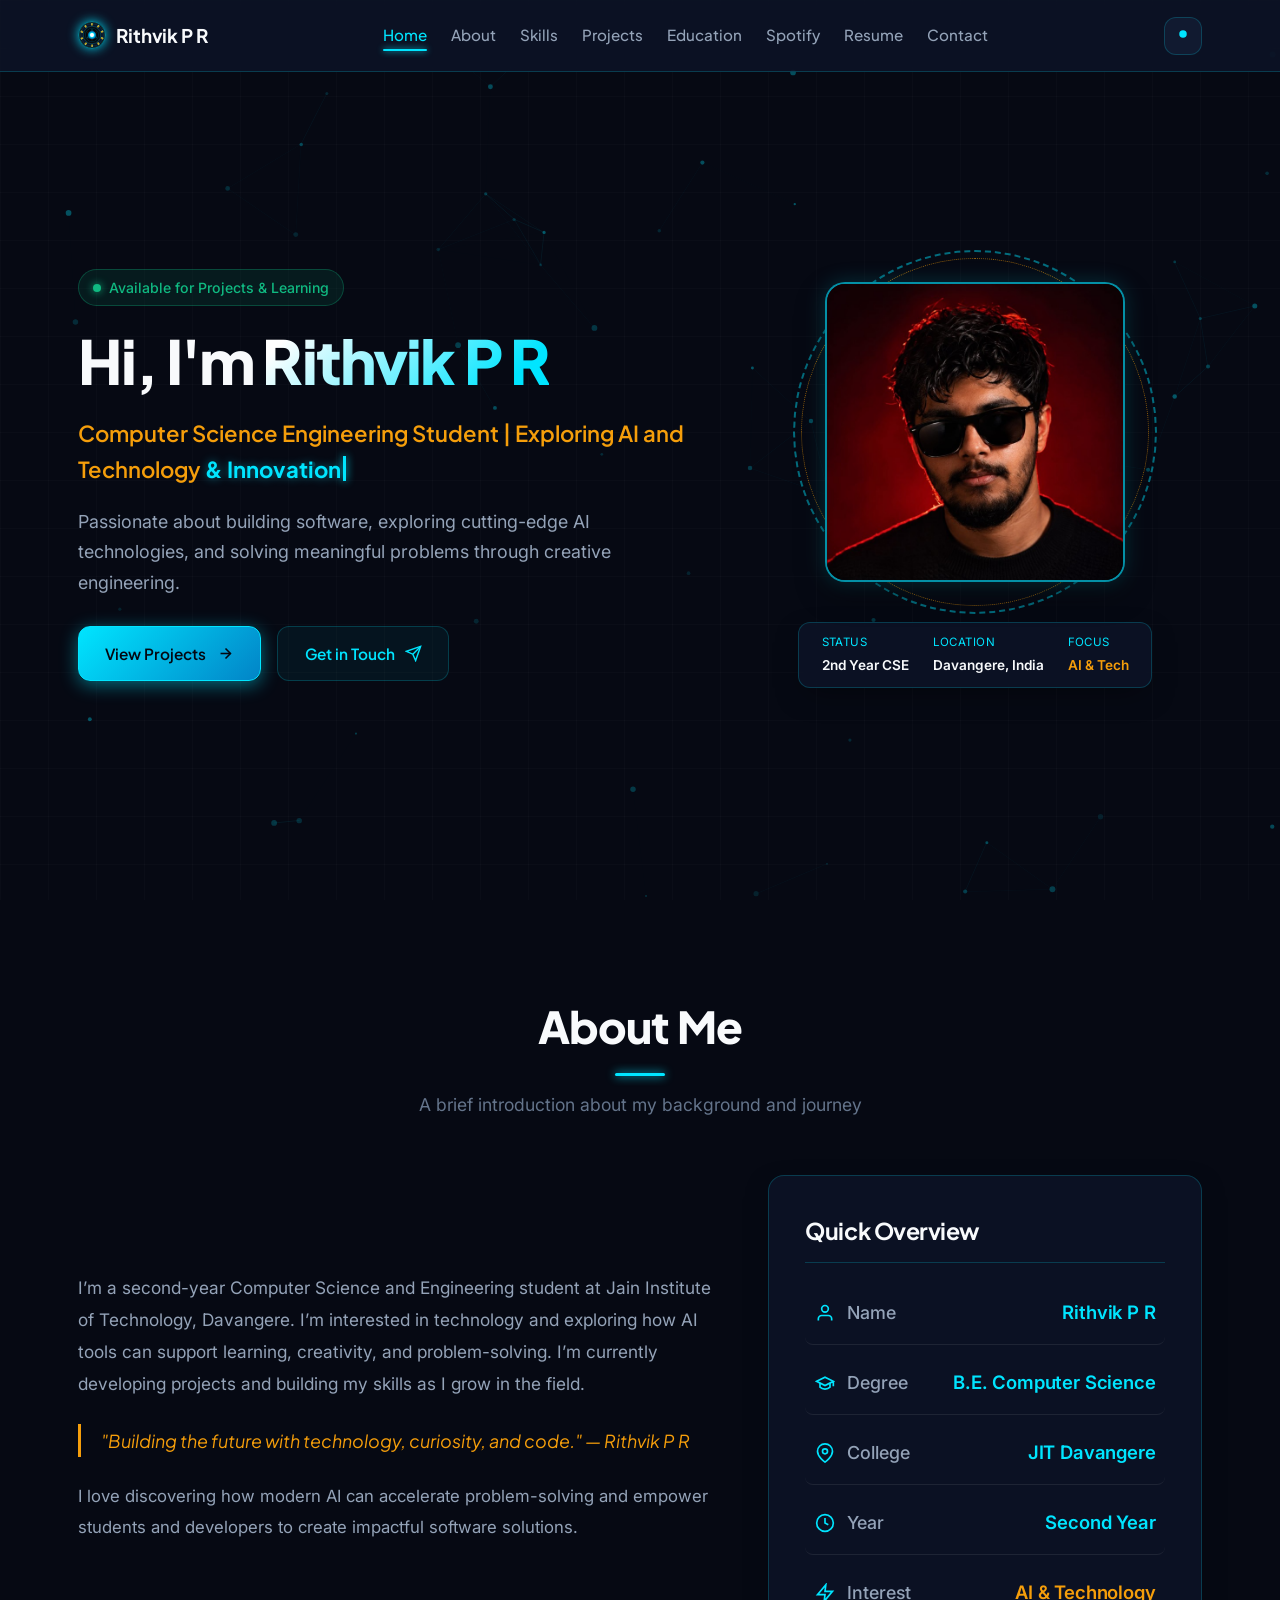
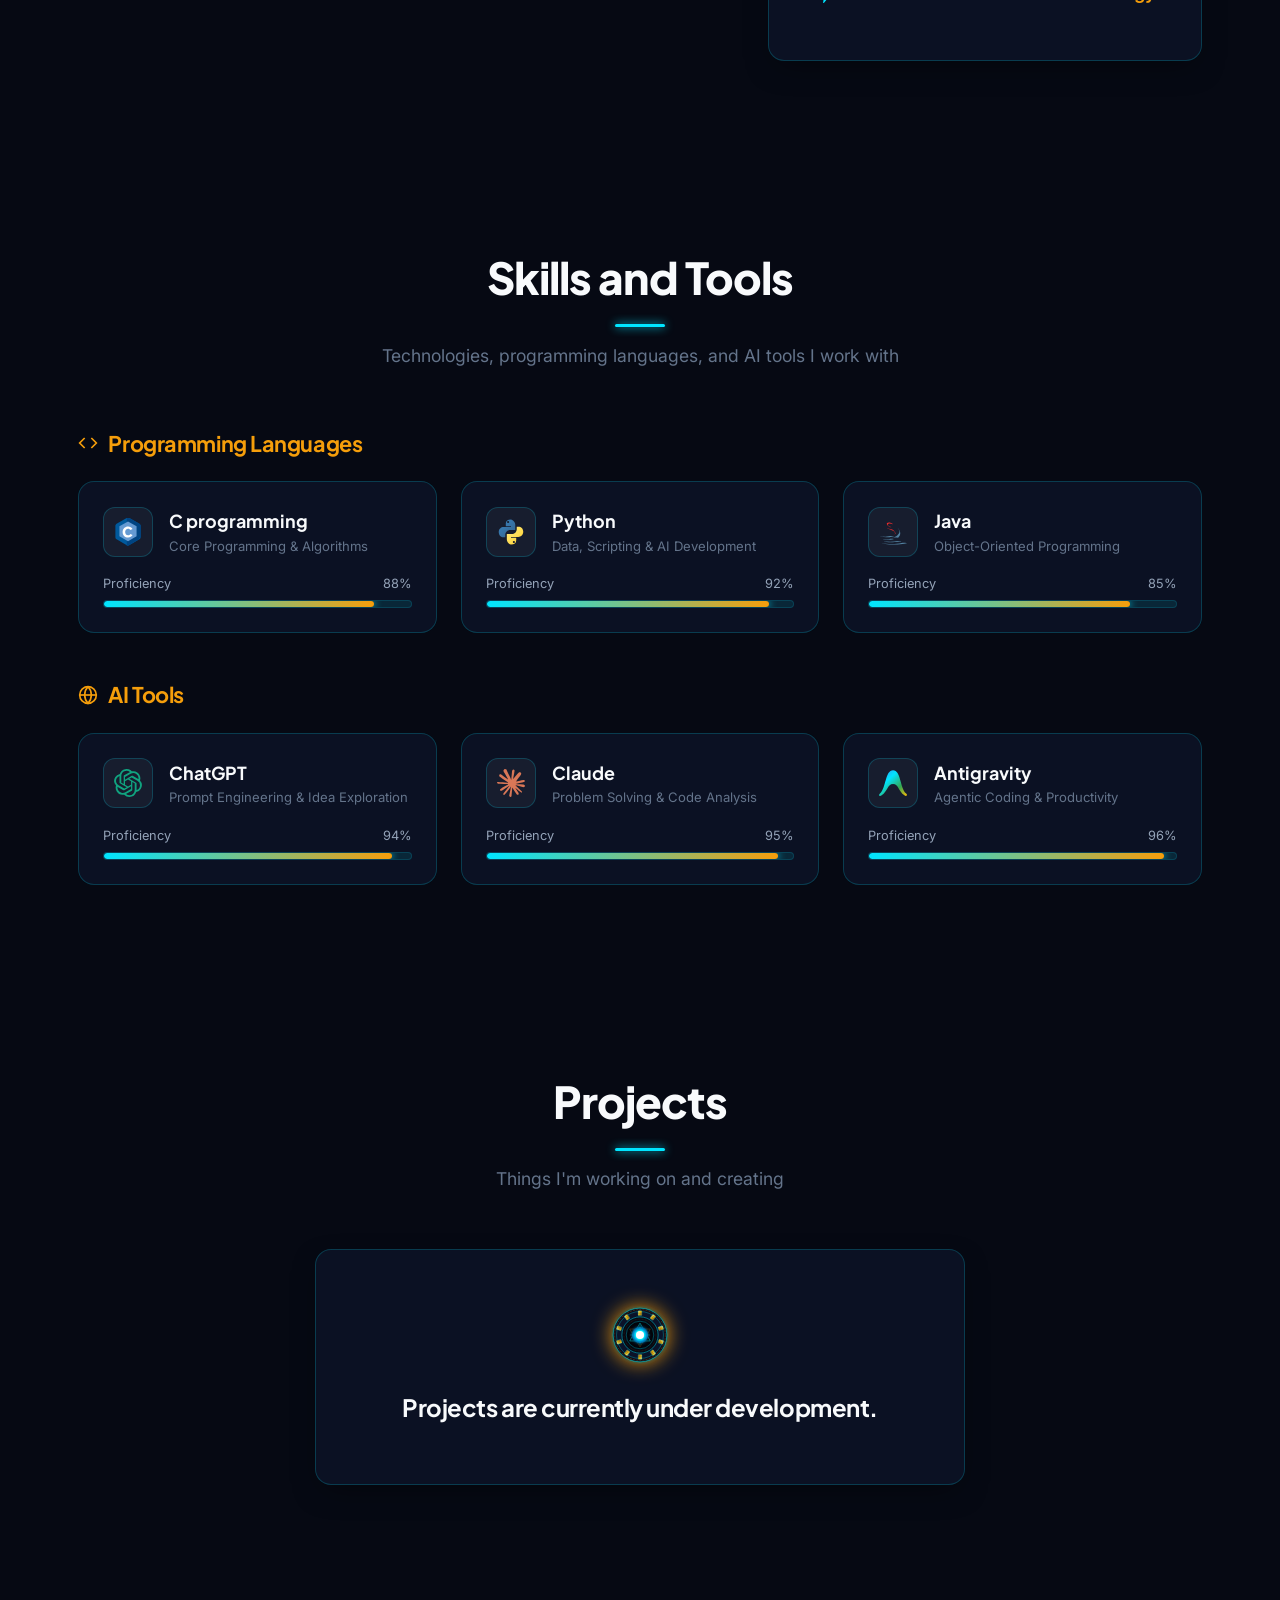
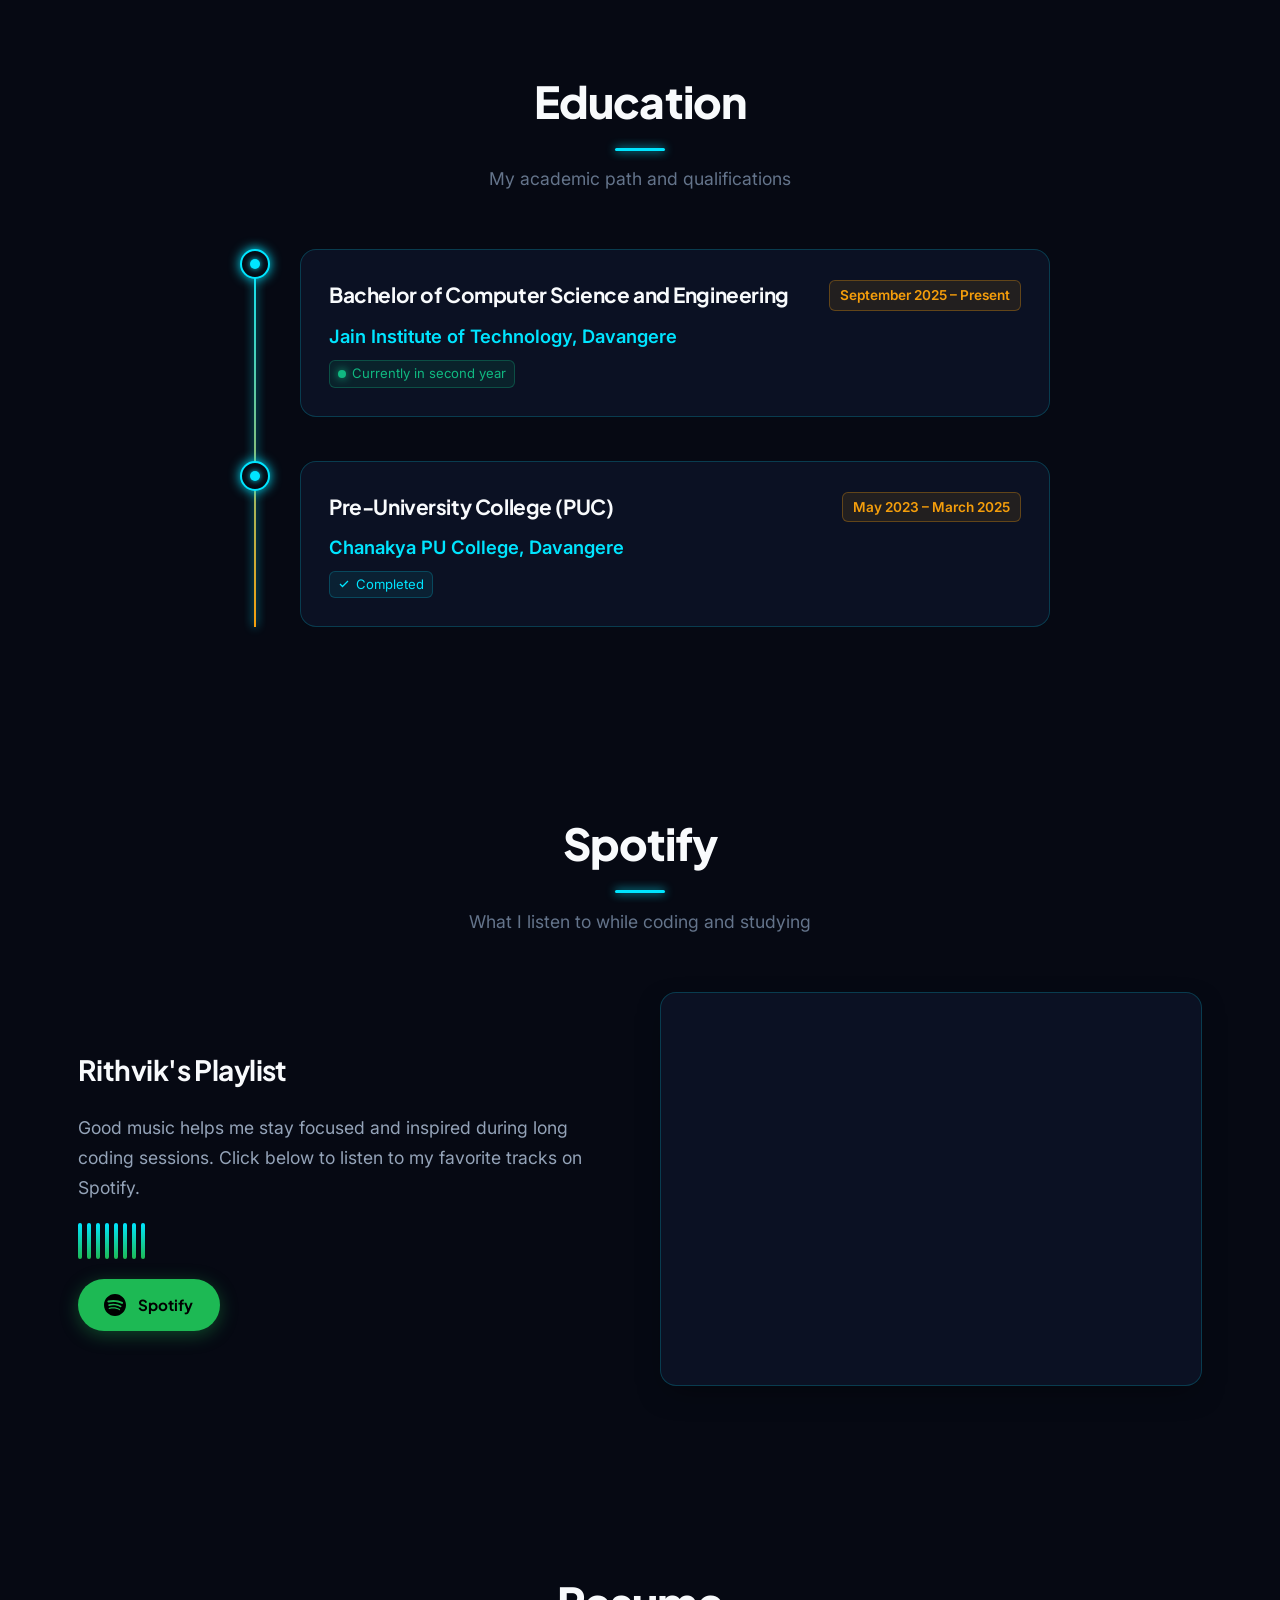
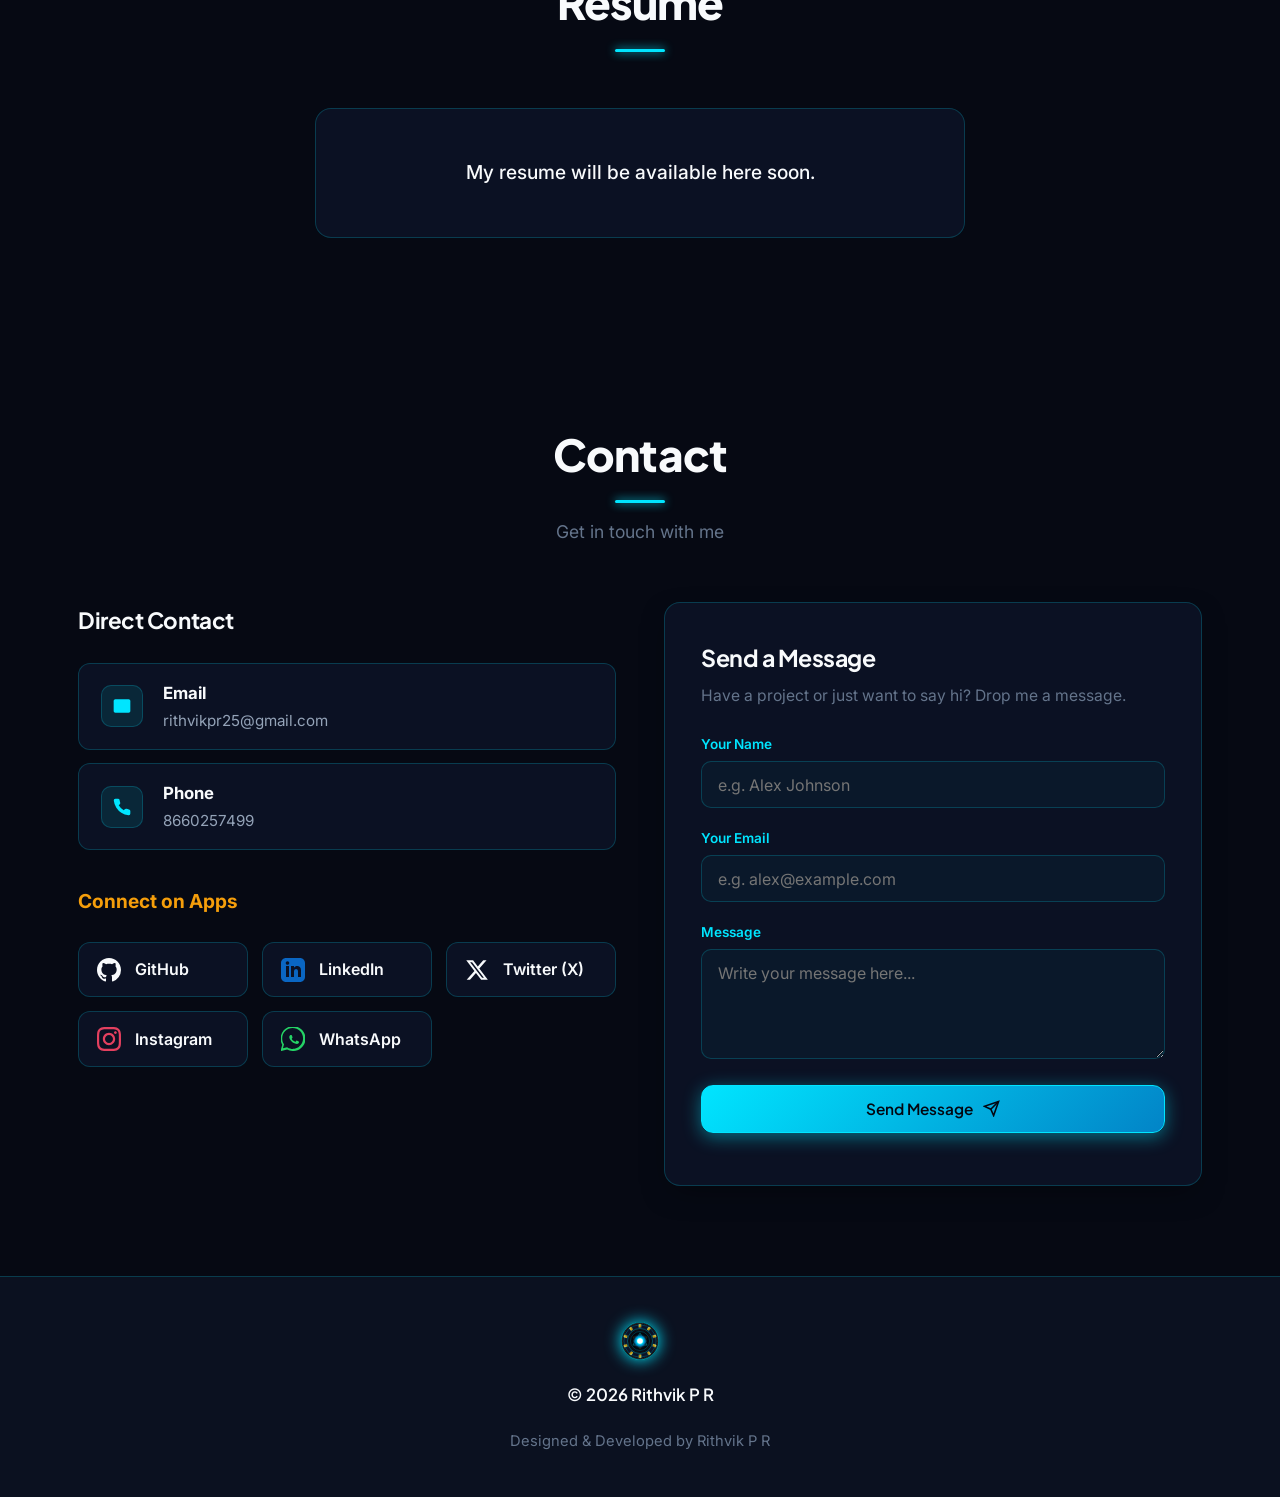
<file: index.html>
<!DOCTYPE html>
<html lang="en" data-theme="dark">
<head>
  <meta charset="UTF-8">
  <meta name="viewport" content="width=device-width, initial-scale=1.0">
  <title>Rithvik P R | Portfolio</title>
  <meta name="description" content="Portfolio of Rithvik P R - Computer Science Engineering Student exploring AI and Technology.">
  <link rel="icon" type="image/svg+xml" href="assets/arc-reactor.svg">

  <!-- Core Stylesheet -->
  <link rel="stylesheet" href="css/style.css">
</head>
<body>

  <!-- Background Particle Network -->
  <canvas id="particle-canvas"></canvas>

  <!-- ==========================================================================
       NAVIGATION BAR
       ========================================================================== -->
  <header class="navbar">
    <div class="container nav-container">
      <a href="#hero" class="nav-brand">
        <img src="assets/arc-reactor.svg" alt="Arc Reactor" class="brand-reactor">
        <span>Rithvik P R</span>
      </a>

      <!-- Desktop Nav Links -->
      <nav>
        <ul class="nav-links" id="nav-links">
          <li><a href="#hero" class="nav-link active">Home</a></li>
          <li><a href="#about" class="nav-link">About</a></li>
          <li><a href="#skills" class="nav-link">Skills</a></li>
          <li><a href="#projects" class="nav-link">Projects</a></li>
          <li><a href="#education" class="nav-link">Education</a></li>
          <li><a href="#spotify" class="nav-link">Spotify</a></li>
          <li><a href="#resume" class="nav-link">Resume</a></li>
          <li><a href="#contact" class="nav-link">Contact</a></li>
        </ul>
      </nav>

      <!-- Nav Actions: Theme Switcher -->
      <div class="nav-actions">
        <!-- Dark / Light Mode Switcher -->
        <button class="hud-btn-icon" id="theme-toggle-btn" title="Toggle Dark / Light Mode" aria-label="Toggle Theme Mode">
          <span id="theme-icon">
            <svg viewBox="0 0 24 24">
              <circle cx="12" cy="12" r="5"></circle>
              <line x1="12" y1="1" x2="12" y2="3"></line>
              <line x1="12" y1="21" x2="12" y2="23"></line>
              <line x1="4.22" y1="4.22" x2="5.64" y2="5.64"></line>
              <line x1="18.36" y1="18.36" x2="19.78" y2="19.78"></line>
              <line x1="1" y1="12" x2="3" y2="12"></line>
              <line x1="21" y1="12" x2="23" y2="12"></line>
              <line x1="4.22" y1="19.78" x2="5.64" y2="18.36"></line>
              <line x1="18.36" y1="5.64" x2="19.78" y2="4.22"></line>
            </svg>
          </span>
        </button>

        <!-- Mobile Menu Toggle Button -->
        <button class="mobile-toggle" id="mobile-toggle" aria-label="Open Navigation Menu">
          <svg width="20" height="20" viewBox="0 0 24 24" fill="none" stroke="currentColor" stroke-width="2">
            <line x1="3" y1="12" x2="21" y2="12"></line>
            <line x1="3" y1="6" x2="21" y2="6"></line>
            <line x1="3" y1="18" x2="21" y2="18"></line>
          </svg>
        </button>
      </div>
    </div>
  </header>

  <main>
    <!-- ==========================================================================
         HERO SECTION
         ========================================================================== -->
    <section id="hero" class="hero-section">
      <div class="container">
        <div class="hero-grid">
          
          <!-- Left Column: Name & Headline -->
          <div class="hero-content reveal-on-scroll">
            <div class="hero-status-pill">
              <span class="pulse-dot"></span>
              <span>Available for Projects & Learning</span>
            </div>

            <h1 class="hero-title">
              Hi, I'm <span class="name-highlight">Rithvik P R</span>
            </h1>

            <div class="hero-headline-wrapper">
              <span class="headline-static">Computer Science Engineering Student | Exploring AI and Technology</span><span id="hero-typewriter-dynamic" class="typewriter-dynamic-text"></span><span class="typewriter-cursor"></span>
            </div>

            <p class="hero-description">
              Passionate about building software, exploring cutting-edge AI technologies, and solving meaningful problems through creative engineering.
            </p>

            <div class="hero-cta-group">
              <a href="#projects" class="btn-classy-primary">
                <span>View Projects</span>
                <svg width="17" height="17" viewBox="0 0 24 24" fill="none" stroke="currentColor" stroke-width="2.2">
                  <line x1="5" y1="12" x2="19" y2="12"></line>
                  <polyline points="12 5 19 12 12 19"></polyline>
                </svg>
              </a>
              <a href="#contact" class="btn-classy-outline">
                <span>Get in Touch</span>
                <svg width="17" height="17" viewBox="0 0 24 24" fill="none" stroke="currentColor" stroke-width="2">
                  <path d="M22 2L11 13"></path>
                  <polygon points="22 2 15 22 11 13 2 9 22 2"></polygon>
                </svg>
              </a>
            </div>
          </div>

          <!-- Right Column: BIG VISIBLE PROFILE PICTURE -->
          <div class="hero-avatar-showcase reveal-on-scroll">
            <div class="avatar-hud-frame">
              <!-- Subtle Arc Reactor Halo Rings Behind Photo -->
              <div class="avatar-ring-outer"></div>
              <div class="avatar-ring-middle"></div>

              <!-- Profile Picture Container -->
              <div class="avatar-image-container">
                <img 
                  src="assets/profile.jpg" 
                  alt="Rithvik P R Profile Picture" 
                  id="user-profile-img"
                  class="avatar-img"
                >
              </div>
            </div>

            <!-- Profile Info Card Underneath -->
            <div class="avatar-telemetry-badge">
              <div class="telemetry-item">
                <span class="telemetry-label">Status</span>
                <span class="telemetry-val">2nd Year CSE</span>
              </div>
              <div class="telemetry-item">
                <span class="telemetry-label">Location</span>
                <span class="telemetry-val">Davangere, India</span>
              </div>
              <div class="telemetry-item">
                <span class="telemetry-label">Focus</span>
                <span class="telemetry-val" style="color: var(--stark-gold);">AI & Tech</span>
              </div>
            </div>
          </div>

        </div>
      </div>
    </section>

    <!-- ==========================================================================
         ABOUT ME SECTION (HEADLINE IN MIDDLE, SIMPLE WORDS)
         ========================================================================== -->
    <section id="about" class="about-section">
      <div class="container">
        
        <div class="section-header reveal-on-scroll">
          <h2 class="section-title">About Me</h2>
          <p class="section-subtitle">A brief introduction about my background and journey</p>
        </div>

        <div class="about-grid">
          <!-- Text Content -->
          <div class="about-text-content reveal-on-scroll">
            <p>
              I’m a second-year Computer Science and Engineering student at Jain Institute of Technology, Davangere. I’m interested in technology and exploring how AI tools can support learning, creativity, and problem-solving. I’m currently developing projects and building my skills as I grow in the field.
            </p>

            <div class="about-quote">
              "Building the future with technology, curiosity, and code." — Rithvik P R
            </div>

            <p style="font-size: 1.05rem; color: var(--text-secondary);">
              I love discovering how modern AI can accelerate problem-solving and empower students and developers to create impactful software solutions.
            </p>
          </div>

          <!-- Clean Info Card -->
          <div class="about-info-card clean-card reveal-on-scroll">
            <h3 class="about-info-card-title">Quick Overview</h3>

            <div class="info-row">
              <span class="info-label">
                <svg width="20" height="20" viewBox="0 0 24 24" fill="none" stroke="currentColor" stroke-width="2"><path d="M20 21v-2a4 4 0 0 0-4-4H8a4 4 0 0 0-4 4v2"></path><circle cx="12" cy="7" r="4"></circle></svg>
                Name
              </span>
              <span class="info-val">Rithvik P R</span>
            </div>

            <div class="info-row">
              <span class="info-label">
                <svg width="20" height="20" viewBox="0 0 24 24" fill="none" stroke="currentColor" stroke-width="2"><path d="M22 10v6M2 10l10-5 10 5-10 5z"></path><path d="M6 12v5c3 3 9 3 12 0v-5"></path></svg>
                Degree
              </span>
              <span class="info-val">B.E. Computer Science</span>
            </div>

            <div class="info-row">
              <span class="info-label">
                <svg width="20" height="20" viewBox="0 0 24 24" fill="none" stroke="currentColor" stroke-width="2"><path d="M21 10c0 7-9 13-9 13s-9-6-9-13a9 9 0 0 1 18 0z"></path><circle cx="12" cy="10" r="3"></circle></svg>
                College
              </span>
              <span class="info-val">JIT Davangere</span>
            </div>

            <div class="info-row">
              <span class="info-label">
                <svg width="20" height="20" viewBox="0 0 24 24" fill="none" stroke="currentColor" stroke-width="2"><circle cx="12" cy="12" r="10"></circle><path d="M12 6v6l4 2"></path></svg>
                Year
              </span>
              <span class="info-val">Second Year</span>
            </div>

            <div class="info-row">
              <span class="info-label">
                <svg width="20" height="20" viewBox="0 0 24 24" fill="none" stroke="currentColor" stroke-width="2"><polygon points="13 2 3 14 12 14 11 22 21 10 12 10 13 2"></polygon></svg>
                Interest
              </span>
              <span class="info-val" style="color: var(--stark-gold);">AI & Technology</span>
            </div>
          </div>
        </div>

      </div>
    </section>

    <!-- ==========================================================================
         SKILLS AND TOOLS SECTION (HEADLINE IN MIDDLE, SIMPLE WORDS)
         ========================================================================== -->
    <section id="skills" class="skills-section">
      <div class="container">
        
        <div class="section-header reveal-on-scroll">
          <h2 class="section-title">Skills and Tools</h2>
          <p class="section-subtitle">Technologies, programming languages, and AI tools I work with</p>
        </div>

        <div class="skills-container">
          
          <!-- Category 1: Programming Languages -->
          <div class="skills-category reveal-on-scroll">
            <h3 class="skills-category-title">
              <svg width="20" height="20" viewBox="0 0 24 24" fill="none" stroke="currentColor" stroke-width="2">
                <polyline points="16 18 22 12 16 6"></polyline>
                <polyline points="8 6 2 12 8 18"></polyline>
              </svg>
              <span>Programming Languages</span>
            </h3>

            <div class="skills-grid">
              
              <!-- Skill: C Programming -->
              <div class="skill-card">
                <div class="skill-header">
                  <div class="skill-icon-wrapper" title="C Programming">
                    <svg viewBox="0 0 128 128" width="28" height="28">
                      <path fill="#00599C" d="M116.2 97.4l-46.7 27c-3.4 2-7.6 2-11 0l-46.7-27c-3.4-2-5.5-5.6-5.5-9.5V36.1c0-3.9 2.1-7.5 5.5-9.5l46.7-27c3.4-2 7.6-2 11 0l46.7 27c3.4 2 5.5 5.6 5.5 9.5v51.8c0 3.9-2.1 7.5-5.5 9.5z"/>
                      <path fill="#004482" d="M121.7 87.9V36.1c0-3.9-2.1-7.5-5.5-9.5l-46.7-27c-3.4-2-7.6-2-11 0v128.8c1.9 0 3.7-.5 5.5-1.5l46.7-27c3.4-2 5.5-5.6 5.5-9.5z"/>
                      <path fill="#659AD2" d="M64 15.6L24.8 38.2v45.3L64 106.1l39.2-22.6V38.2L64 15.6z"/>
                      <path fill="#ffffff" d="M64.6 38.6c-14.7 0-25.2 10.9-25.2 25.4 0 14.6 10.4 25.4 25.2 25.4 9.1 0 16.5-4.4 20.3-11.4l-9.8-5.3c-2.1 4.1-5.9 6.5-10.5 6.5-7.9 0-13.6-6.3-13.6-15.2 0-8.8 5.7-15.2 13.6-15.2 4.6 0 8.4 2.4 10.5 6.5l9.8-5.3c-3.8-7-11.2-11.4-20.3-11.4z"/>
                    </svg>
                  </div>
                  <div class="skill-info">
                    <div class="skill-name">C programming</div>
                    <div class="skill-type">Core Programming & Algorithms</div>
                  </div>
                </div>
                <div class="skill-meter-container">
                  <div class="skill-meter-labels">
                    <span>Proficiency</span>
                    <span>88%</span>
                  </div>
                  <div class="skill-meter-bar">
                    <div class="skill-meter-fill" data-level="88"></div>
                  </div>
                </div>
              </div>

              <!-- Skill: Python -->
              <div class="skill-card">
                <div class="skill-header">
                  <div class="skill-icon-wrapper" title="Python">
                    <svg viewBox="0 0 128 128" width="28" height="28">
                      <defs>
                        <linearGradient id="py-blue" x1="18.9%" y1="13.9%" x2="78.1%" y2="82.4%">
                          <stop offset="0%" stop-color="#387eb8"/>
                          <stop offset="100%" stop-color="#366994"/>
                        </linearGradient>
                        <linearGradient id="py-yellow" x1="19.7%" y1="18.3%" x2="79.9%" y2="82.8%">
                          <stop offset="0%" stop-color="#ffe873"/>
                          <stop offset="100%" stop-color="#ffd43b"/>
                        </linearGradient>
                      </defs>
                      <path fill="url(#py-blue)" d="M63.5 6.4c-14.2 0-23.3 6.2-23.3 18.2v13.6h23.8v3.4H30.4C18.2 41.6 8 50.7 8 64.9c0 14.1 9.6 22.8 22.4 22.8h7.4V76.8c0-11.9 10.1-22.4 22.3-22.4h23.4V30.9c0-12.8-10.7-24.5-23.5-24.5h3.5zm-12.7 7.4c2.6 0 4.8 2.2 4.8 4.8 0 2.6-2.2 4.8-4.8 4.8s-4.8-2.2-4.8-4.8c0-2.6 2.2-4.8 4.8-4.8z"/>
                      <path fill="url(#py-yellow)" d="M64.5 121.6c14.2 0 23.3-6.2 23.3-18.2V89.8H64v-3.4h33.6c12.2 0 22.4-9.1 22.4-23.3 0-14.1-9.6-22.8-22.4-22.8h-7.4v10.9c0 11.9-10.1 22.4-22.3 22.4H44.9v23.5c0 12.8 10.7 24.5 23.5 24.5h-3.9zm12.7-7.4c-2.6 0-4.8-2.2-4.8-4.8 0-2.6 2.2-4.8 4.8-4.8s4.8 2.2 4.8 4.8c0 2.6-2.2 4.8-4.8 4.8z"/>
                    </svg>
                  </div>
                  <div class="skill-info">
                    <div class="skill-name">Python</div>
                    <div class="skill-type">Data, Scripting & AI Development</div>
                  </div>
                </div>
                <div class="skill-meter-container">
                  <div class="skill-meter-labels">
                    <span>Proficiency</span>
                    <span>92%</span>
                  </div>
                  <div class="skill-meter-bar">
                    <div class="skill-meter-fill" data-level="92"></div>
                  </div>
                </div>
              </div>

              <!-- Skill: Java -->
              <div class="skill-card">
                <div class="skill-header">
                  <div class="skill-icon-wrapper" title="Java">
                    <svg viewBox="0 0 128 128" width="28" height="28">
                      <path fill="#5382a1" d="M48.6 96.9c-10.1 2.3-21.8 1.1-30.8-.8 0 0 8.1 4.5 22.6 4.6 15.5.1 27.2-4.4 27.2-4.4s-8.9-1.7-19-.6z"/>
                      <path fill="#5382a1" d="M43.9 83.7c-12.7 2.8-27.4 1.3-38.7-1 0 0 10.2 5.5 28.5 5.6 19.5.1 34.3-5.4 34.3-5.4s-11.4-2-24.1.8z"/>
                      <path fill="#ea2d2e" d="M72.2 68.7c4.7 5.3-4.5 9.9-4.5 9.9s11.8-6.1 6.3-12.3c-5.7-6.5-11.4-9.8-23.2-13.8-9.4-3.2-13.5-6.8-13.5-6.8s4.9 2.5 13.9 4.3c14.2 2.8 22.4 8.7 21 18.7z"/>
                      <path fill="#5382a1" d="M85.4 105.7c-21.7 4.8-49.8 4.2-70.1-.4 0 0 13.2 5.6 37 5.7 26.5.1 52.1-4.7 52.1-4.7s-8.2-2.8-19-.6z"/>
                      <path fill="#ea2d2e" d="M37.1 23.3c-4.8 5.6 4.9 14.8 13.4 18.2 4.2 1.7 6.4 1.3 6.4 1.3s-3.7-2.7-8.1-4.3c-6.8-2.6-10.8-7.5-6.8-11.4 6.7-6.6 22.5 2 22.5 2s-3.1-4.8-12.4-7.1c-8.9-2.2-11.1-.3-15 1.3z"/>
                      <path fill="#5382a1" d="M102.7 114.7c-28.5 6.3-65.7 5.5-92.4-.5 0 0 17.4 7.3 48.8 7.5 35 .2 68.7-6.2 68.7-6.2s-10.9-3.7-25.1-.8z"/>
                      <path fill="#5382a1" d="M87.5 90.7c15.2-16.1 9.9-28.7 3.5-38.3-2.6-3.8-6.3-7.5-6.3-7.5s1.9 2.9 4 5.9c6.6 9.6 7.4 17.5-4.4 28.5-9.4 8.8-23.2 11.2-23.2 11.2s11.2-3.7 26.4.2z"/>
                    </svg>
                  </div>
                  <div class="skill-info">
                    <div class="skill-name">Java</div>
                    <div class="skill-type">Object-Oriented Programming</div>
                  </div>
                </div>
                <div class="skill-meter-container">
                  <div class="skill-meter-labels">
                    <span>Proficiency</span>
                    <span>85%</span>
                  </div>
                  <div class="skill-meter-bar">
                    <div class="skill-meter-fill" data-level="85"></div>
                  </div>
                </div>
              </div>

            </div>
          </div>

          <!-- Category 2: AI Tools -->
          <div class="skills-category reveal-on-scroll">
            <h3 class="skills-category-title">
              <svg width="20" height="20" viewBox="0 0 24 24" fill="none" stroke="currentColor" stroke-width="2">
                <circle cx="12" cy="12" r="10"></circle>
                <path d="M12 2a14.5 14.5 0 0 0 0 20 14.5 14.5 0 0 0 0-20"></path>
                <path d="M2 12h20"></path>
              </svg>
              <span>AI Tools</span>
            </h3>

            <div class="skills-grid">
              
              <!-- Tool: ChatGPT -->
              <div class="skill-card">
                <div class="skill-header">
                  <div class="skill-icon-wrapper" title="ChatGPT">
                    <svg viewBox="0 0 24 24" width="28" height="28" fill="#10a37f">
                      <path d="M22.2819 9.8211a5.9847 5.9847 0 0 0-.5157-4.9108 6.0462 6.0462 0 0 0-6.5098-2.9A6.0651 6.0651 0 0 0 4.9807 4.1818a5.9847 5.9847 0 0 0-3.9977 2.9 6.0462 6.0462 0 0 0 .7427 7.0966 5.98 5.98 0 0 0 .511 4.9107 6.051 6.051 0 0 0 6.5146 2.9001A5.9847 5.9847 0 0 0 13.2599 24a6.0557 6.0557 0 0 0 5.7718-4.2058 5.9894 5.9894 0 0 0 3.9977-2.9001 6.0557 6.0557 0 0 0-.7475-7.0729zm-9.022 12.6081a4.4755 4.4755 0 0 1-2.8764-1.0408l.1419-.0804 4.7783-2.7582a.7948.7948 0 0 0 .3927-.6813v-6.7369l2.02 1.1686a.071.071 0 0 1 .038.052v5.5826a4.504 4.504 0 0 1-4.4945 4.4944zm-9.6607-4.1254a4.4708 4.4708 0 0 1-.5346-3.0137l.142.0852 4.783 2.7582a.7712.7712 0 0 0 .7806 0l5.8428-3.3685v2.3324a.0804.0804 0 0 1-.0332.0615L9.74 19.9502a4.4992 4.4992 0 0 1-6.1408-1.6464zM2.3408 7.8956a4.485 4.485 0 0 1 2.3655-1.9728V11.6a.7664.7664 0 0 0 .3879.6765l5.8144 3.3543-2.0201 1.1685a.0757.0757 0 0 1-.071 0l-4.8303-2.7865A4.504 4.504 0 0 1 2.3408 7.872zm16.5963 3.8558L13.1038 8.364 15.1192 7.2a.0757.0757 0 0 1 .071 0l4.8303 2.7913a4.4944 4.4944 0 0 1-.6765 8.1042v-5.6772a.79.79 0 0 0-.407-.667zm2.0107-3.0231l-.142-.0852-4.7735-2.7818a.7759.7759 0 0 0-.7854 0L9.409 9.2297V6.8974a.0662.0662 0 0 1 .0284-.0615l4.8303-2.7866a4.4992 4.4992 0 0 1 6.6802 4.66zM8.3065 12.863l-2.02-1.1638a.0804.0804 0 0 1-.038-.0567V6.0742a4.4992 4.4992 0 0 1 7.3757-3.4537l-.142.0805L8.704 5.459a.7948.7948 0 0 0-.3927.6813zm1.0976-2.3654l2.602-1.4998 2.6069 1.4998v2.9994l-2.5974 1.4997-2.6067-1.4997Z"/>
                    </svg>
                  </div>
                  <div class="skill-info">
                    <div class="skill-name">ChatGPT</div>
                    <div class="skill-type">Prompt Engineering & Idea Exploration</div>
                  </div>
                </div>
                <div class="skill-meter-container">
                  <div class="skill-meter-labels">
                    <span>Proficiency</span>
                    <span>94%</span>
                  </div>
                  <div class="skill-meter-bar">
                    <div class="skill-meter-fill" data-level="94"></div>
                  </div>
                </div>
              </div>

              <!-- Tool: Claude -->
              <div class="skill-card">
                <div class="skill-header">
                  <div class="skill-icon-wrapper" title="Claude">
                    <svg viewBox="0 0 24 24" width="28" height="28" fill="#d97757">
                      <path d="m4.7144 15.9555 4.7174-2.6471.079-.2307-.079-.1275h-.2307l-.7893-.0486-2.6956-.0729-2.3375-.0971-2.2646-.1214-.5707-.1215-.5343-.7042.0546-.3522.4797-.3218.686.0608 1.5179.1032 2.2767.1578 1.6514.0972 2.4468.255h.3886l.0546-.1579-.1336-.0971-.1032-.0972L6.973 9.8356l-2.55-1.6879-1.3356-.9714-.7225-.4918-.3643-.4614-.1578-1.0078.6557-.7225.8803.0607.2246.0607.8925.686 1.9064 1.4754 2.4893 1.8336.3643.3035.1457-.1032.0182-.0728-.164-.2733-1.3539-2.4467-1.445-2.4893-.6435-1.032-.17-.6194c-.0607-.255-.1032-.4674-.1032-.7285L6.287.1335 6.6997 0l.9957.1336.419.3642.6192 1.4147 1.0018 2.2282 1.5543 3.0296.4553.8985.2429.8318.091.255h.1579v-.1457l.1275-1.706.2368-2.0947.2307-2.6957.0789-.7589.3764-.9107.7468-.4918.5828.2793.4797.686-.0668.4433-.2853 1.8517-.5586 2.9021-.3643 1.9429h.2125l.2429-.2429.9835-1.3053 1.6514-2.0643.7286-.8196.85-.9046.5464-.4311h1.0321l.759 1.1293-.34 1.1657-1.0625 1.3478-.8804 1.1414-1.2628 1.7-.7893 1.36.0729.1093.1882-.0183 2.8535-.607 1.5421-.2794 1.8396-.3157.8318.3886.091.3946-.3278.8075-1.967.4857-2.3072.4614-3.4364.8136-.0425.0304.0486.0607 1.5482.1457.6618.0364h1.621l3.0175.2247.7892.522.4736.6376-.079.4857-1.2142.6193-1.6393-.3886-3.825-.9107-1.3113-.3279h-.1822v.1093l1.0929 1.0686 2.0035 1.8092 2.5075 2.3314.1275.5768-.3218.4554-.34-.0486-2.2039-1.6575-.85-.7468-1.9246-1.621h-.1275v.17l.4432.6496 2.3436 3.5214.1214 1.0807-.17.3521-.6071.2125-.6679-.1214-1.3721-1.9246L14.38 17.959l-1.1414-1.9428-.1397.079-.674 7.2552-.3156.3703-.7286.2793-.6071-.4614-.3218-.7468.3218-1.4753.3886-1.9246.3157-1.53.2853-1.9004.17-.6314-.0121-.0425-.1397.0182-1.4328 1.9672-2.1796 2.9446-1.7243 1.8456-.4128.164-.7164-.3704.0667-.6618.4008-.5889 2.386-3.0357 1.4389-1.882.929-1.0868-.0062-.1579h-.0546l-6.3385 4.1164-1.1293.1457-.4857-.4554.0608-.7467.2307-.2429 1.9064-1.3114Z"/>
                    </svg>
                  </div>
                  <div class="skill-info">
                    <div class="skill-name">Claude</div>
                    <div class="skill-type">Problem Solving & Code Analysis</div>
                  </div>
                </div>
                <div class="skill-meter-container">
                  <div class="skill-meter-labels">
                    <span>Proficiency</span>
                    <span>95%</span>
                  </div>
                  <div class="skill-meter-bar">
                    <div class="skill-meter-fill" data-level="95"></div>
                  </div>
                </div>
              </div>

              <!-- Tool: Antigravity -->
              <div class="skill-card">
                <div class="skill-header">
                  <div class="skill-icon-wrapper" title="Antigravity">
                    <svg viewBox="0 0 24 24" width="28" height="28">
                      <defs>
                        <linearGradient id="agy-brand-grad" x1="0%" y1="0%" x2="100%" y2="100%">
                          <stop offset="0%" stop-color="#4285F4"/>
                          <stop offset="35%" stop-color="#00E5FF"/>
                          <stop offset="70%" stop-color="#34A853"/>
                          <stop offset="100%" stop-color="#FBBC05"/>
                        </linearGradient>
                      </defs>
                      <path d="M21.751 22.607c1.34 1.005 3.35.335 1.508-1.508C17.73 15.74 18.904 1 12.037 1 5.17 1 6.342 15.74.815 21.1c-2.01 2.009.167 2.511 1.507 1.506 5.192-3.517 4.857-9.714 9.715-9.714 4.857 0 4.522 6.197 9.714 9.715z" fill="url(#agy-brand-grad)"/>
                    </svg>
                  </div>
                  <div class="skill-info">
                    <div class="skill-name">Antigravity</div>
                    <div class="skill-type">Agentic Coding & Productivity</div>
                  </div>
                </div>
                <div class="skill-meter-container">
                  <div class="skill-meter-labels">
                    <span>Proficiency</span>
                    <span>96%</span>
                  </div>
                  <div class="skill-meter-bar">
                    <div class="skill-meter-fill" data-level="96"></div>
                  </div>
                </div>
              </div>

            </div>
          </div>

        </div>

      </div>
    </section>

    <!-- ==========================================================================
         PROJECTS SECTION (ONLY USER'S EXACT MESSAGE - CLEAN AND SIMPLE)
         ========================================================================== -->
    <section id="projects" class="projects-section">
      <div class="container">
        
        <div class="section-header reveal-on-scroll">
          <h2 class="section-title">Projects</h2>
          <p class="section-subtitle">Things I'm working on and creating</p>
        </div>

        <!-- Clean single message card as requested -->
        <div class="projects-single-card reveal-on-scroll" style="max-width: 650px;">
          <img src="assets/arc-reactor.svg" alt="Arc Reactor" class="projects-reactor-icon">
          
          <h3 class="projects-card-title" style="margin: 0; font-size: 1.5rem;">Projects are currently under development.</h3>
        </div>

      </div>
    </section>

    <!-- ==========================================================================
         EDUCATION SECTION (HEADLINE IN MIDDLE, SIMPLE WORDS)
         ========================================================================== -->
    <section id="education" class="education-section">
      <div class="container">
        
        <div class="section-header reveal-on-scroll">
          <h2 class="section-title">Education</h2>
          <p class="section-subtitle">My academic path and qualifications</p>
        </div>

        <div class="education-timeline">
          
          <!-- Education 1: B.E. Computer Science -->
          <div class="timeline-item reveal-on-scroll">
            <div class="timeline-reactor-node"></div>
            <div class="timeline-card">
              <div class="timeline-card-header">
                <h3 class="timeline-degree">Bachelor of Computer Science and Engineering</h3>
                <span class="timeline-date-badge">September 2025 – Present</span>
              </div>
              <div class="timeline-institution">Jain Institute of Technology, Davangere</div>
              <div class="timeline-status-pill">
                <span class="pulse-dot"></span>
                <span>Currently in second year</span>
              </div>
            </div>
          </div>

          <!-- Education 2: PUC -->
          <div class="timeline-item reveal-on-scroll">
            <div class="timeline-reactor-node"></div>
            <div class="timeline-card">
              <div class="timeline-card-header">
                <h3 class="timeline-degree">Pre-University College (PUC)</h3>
                <span class="timeline-date-badge">May 2023 – March 2025</span>
              </div>
              <div class="timeline-institution">Chanakya PU College, Davangere</div>
              <div class="timeline-status-pill" style="color: var(--arc-cyan); background: rgba(0, 229, 255, 0.08); border-color: var(--border-cyan);">
                <svg width="12" height="12" viewBox="0 0 24 24" fill="none" stroke="currentColor" stroke-width="2.5"><polyline points="20 6 9 17 4 12"></polyline></svg>
                <span>Completed</span>
              </div>
            </div>
          </div>

        </div>

      </div>
    </section>

    <!-- ==========================================================================
         SPOTIFY SECTION (HEADLINE IN MIDDLE, SIMPLE WORDS, RITHVIK'S NAME)
         ========================================================================== -->
    <section id="spotify" class="spotify-section">
      <div class="container">
        
        <div class="section-header reveal-on-scroll">
          <h2 class="section-title">Spotify</h2>
          <p class="section-subtitle">What I listen to while coding and studying</p>
        </div>

        <div class="spotify-section-wrapper">
          
          <!-- Info Column with Visualizer -->
          <div class="spotify-info-card reveal-on-scroll">
            <h3 style="font-size: 1.75rem;">Rithvik's Playlist</h3>
            <p style="font-size: 1.1rem; color: var(--text-secondary); line-height: 1.7;">
              Good music helps me stay focused and inspired during long coding sessions. Click below to listen to my favorite tracks on Spotify.
            </p>

            <!-- Soundwave Audio Graphic -->
            <div class="soundwave-visualizer" aria-hidden="true">
              <div class="soundwave-bar"></div>
              <div class="soundwave-bar"></div>
              <div class="soundwave-bar"></div>
              <div class="soundwave-bar"></div>
              <div class="soundwave-bar"></div>
              <div class="soundwave-bar"></div>
              <div class="soundwave-bar"></div>
              <div class="soundwave-bar"></div>
            </div>

            <!-- Direct Spotify Action Button (Strictly App Symbol & Name ONLY) -->
            <a 
              href="https://open.spotify.com/playlist/0qBYVVto7VyP5pDkf8NsCh?si=fGnMej9nTj-dggEmKynRjQ&utm_source=copy-link" 
              target="_blank" 
              rel="noopener noreferrer" 
              class="spotify-btn-open"
            >
              <svg viewBox="0 0 24 24">
                <path d="M12 0C5.4 0 0 5.4 0 12s5.4 12 12 12 12-5.4 12-12S18.66 0 12 0zm5.521 17.34c-.24.359-.66.48-1.021.24-2.82-1.74-6.36-2.101-10.561-1.141-.418.122-.779-.179-.899-.539-.12-.421.18-.78.54-.9 4.56-1.021 8.52-.6 11.64 1.32.42.18.479.659.301 1.02zm1.44-3.3c-.301.42-.841.6-1.262.3-3.239-1.98-8.159-2.58-11.939-1.38-.479.12-1.02-.12-1.14-.6-.12-.48.12-1.021.6-1.141C9.6 9.9 15 10.561 18.72 12.84c.361.181.54.78.241 1.2zm.12-3.36C15.24 8.4 8.82 8.16 5.16 9.301c-.6.179-1.2-.181-1.38-.721-.18-.601.18-1.2.72-1.381 4.26-1.26 11.28-1.02 15.721 1.621.539.3.719 1.02.419 1.56-.299.421-1.02.599-1.559.3z"/>
              </svg>
              <span>Spotify</span>
            </a>
          </div>

          <!-- Official Embedded Responsive Spotify Player -->
          <div class="spotify-embed-card reveal-on-scroll">
            <iframe 
              src="https://open.spotify.com/embed/playlist/0qBYVVto7VyP5pDkf8NsCh?utm_source=generator&theme=0" 
              width="100%" 
              height="352" 
              frameBorder="0" 
              allowfullscreen="" 
              allow="autoplay; clipboard-write; encrypted-media; fullscreen; picture-in-picture" 
              loading="lazy"
              title="Rithvik's Spotify Playlist"
            ></iframe>
          </div>

        </div>

      </div>
    </section>

    <!-- ==========================================================================
         RESUME SECTION
         ========================================================================== -->
    <section id="resume" class="resume-section">
      <div class="container">
        
        <div class="section-header reveal-on-scroll">
          <h2 class="section-title">Resume</h2>
        </div>

        <div class="resume-card reveal-on-scroll" style="max-width: 650px;">
          <p style="font-size: 1.2rem; font-weight: 500; color: var(--text-primary); margin: 0;">
            My resume will be available here soon.
          </p>
        </div>

      </div>
    </section>

    <!-- ==========================================================================
         CONTACT & SOCIAL CONNECT (ONLY APP SYMBOL & APP NAME VISIBLE)
         ========================================================================== -->
    <section id="contact" class="contact-section">
      <div class="container">
        
        <div class="section-header reveal-on-scroll">
          <h2 class="section-title">Contact</h2>
          <p class="section-subtitle">Get in touch with me</p>
        </div>

        <div class="contact-container">
          
          <!-- Direct Details & Social Links Grid -->
          <div class="contact-info-panel reveal-on-scroll">
            
            <h3 style="font-size: 1.4rem;">Direct Contact</h3>
            
            <div class="contact-direct-cards">
              <!-- Email Card -->
              <a href="mailto:rithvikpr25@gmail.com" class="contact-tile">
                <div class="contact-tile-icon">
                  <svg viewBox="0 0 24 24">
                    <path d="M4 4h16c1.1 0 2 .9 2 2v12c0 1.1-.9 2-2 2H4c-1.1 0-2-.9-2-2V6c0-1.1.9-2 2-2z"></path>
                    <polyline points="22,6 12,13 2,6"></polyline>
                  </svg>
                </div>
                <div class="contact-tile-details">
                  <span class="contact-tile-name">Email</span>
                  <span class="contact-tile-val">rithvikpr25@gmail.com</span>
                </div>
              </a>

              <!-- Phone Card -->
              <a href="tel:8660257499" class="contact-tile">
                <div class="contact-tile-icon">
                  <svg viewBox="0 0 24 24">
                    <path d="M22 16.92v3a2 2 0 0 1-2.18 2 19.79 19.79 0 0 1-8.63-3.07 19.5 19.5 0 0 1-6-6 19.79 19.79 0 0 1-3.07-8.67A2 2 0 0 1 4.11 2h3a2 2 0 0 1 2 1.72 12.84 12.84 0 0 0 .7 2.81 2 2 0 0 1-.45 2.11L8.09 9.91a16 16 0 0 0 6 6l1.27-1.27a2 2 0 0 1 2.11-.45 12.84 12.84 0 0 0 2.81.7A2 2 0 0 1 22 16.92z"></path>
                  </svg>
                </div>
                <div class="contact-tile-details">
                  <span class="contact-tile-name">Phone</span>
                  <span class="contact-tile-val">8660257499</span>
                </div>
              </a>
            </div>

            <!-- Social Applications Grid: ONLY APP SYMBOL & APP NAME VISIBLE -->
            <div class="social-channel-title">Connect on Apps</div>
            <div class="social-grid">
              
              <!-- GitHub Link -->
              <a 
                href="https://github.com/Rithvik250607" 
                target="_blank" 
                rel="noopener noreferrer" 
                class="social-app-btn"
                title="Connect on GitHub"
              >
                <span class="social-app-icon">
                  <svg viewBox="0 0 24 24">
                    <path d="M12 0C5.37 0 0 5.37 0 12c0 5.31 3.435 9.795 8.205 11.385.6.105.825-.255.825-.57 0-.285-.015-1.23-.015-2.235-3.015.555-3.795-.735-4.035-1.41-.135-.345-.72-1.41-1.23-1.695-.42-.225-1.02-.78-.015-.795.945-.015 1.62.87 1.845 1.23 1.08 1.815 2.805 1.305 3.495.99.105-.78.42-1.305.765-1.605-2.67-.3-5.46-1.335-5.46-5.925 0-1.305.465-2.385 1.23-3.225-.12-.3-.54-1.53.12-3.18 0 0 1.005-.315 3.3 1.23.96-.27 1.98-.405 3-.405s2.04.135 3 .405c2.295-1.56 3.3-1.23 3.3-1.23.66 1.65.24 2.88.12 3.18.765.84 1.23 1.905 1.23 3.225 0 4.605-2.805 5.625-5.475 5.925.435.375.81 1.095.81 2.22 0 1.605-.015 2.895-.015 3.3 0 .315.225.69.825.57A12.02 12.02 0 0 0 24 12c0-6.63-5.37-12-12-12z"/>
                  </svg>
                </span>
                <span>GitHub</span>
              </a>

              <!-- LinkedIn Link -->
              <a 
                href="https://www.linkedin.com/in/rithvik-pr-a2595a35a?utm_source=share_via&utm_content=profile&utm_medium=member_android" 
                target="_blank" 
                rel="noopener noreferrer" 
                class="social-app-btn"
                title="Connect on LinkedIn"
              >
                <span class="social-app-icon" style="color: #0a66c2;">
                  <svg viewBox="0 0 24 24">
                    <path d="M19 0h-14c-2.761 0-5 2.239-5 5v14c0 2.761 2.239 5 5 5h14c2.762 0 5-2.239 5-5v-14c0-2.761-2.238-5-5-5zm-11 19h-3v-11h3v11zm-1.5-12.268c-.966 0-1.75-.79-1.75-1.764s.784-1.764 1.75-1.764 1.75.79 1.75 1.764-.783 1.764-1.75 1.764zm13.5 12.268h-3v-5.604c0-3.368-4-3.113-4 0v5.604h-3v-11h3v1.765c1.396-2.586 7-2.777 7 2.476v6.759z"/>
                  </svg>
                </span>
                <span>LinkedIn</span>
              </a>

              <!-- Twitter (X) Link -->
              <a 
                href="https://x.com/RithvikPr" 
                target="_blank" 
                rel="noopener noreferrer" 
                class="social-app-btn"
                title="Connect on Twitter (X)"
              >
                <span class="social-app-icon">
                  <svg viewBox="0 0 24 24">
                    <path d="M18.244 2.25h3.308l-7.227 8.26 8.502 11.24H16.17l-5.214-6.817L4.99 21.75H1.68l7.73-8.835L1.254 2.25H8.08l4.713 6.231zm-1.161 17.52h1.833L7.084 4.126H5.117z"/>
                  </svg>
                </span>
                <span>Twitter (X)</span>
              </a>

              <!-- Instagram Link -->
              <a 
                href="https://www.instagram.com/_.simply.rithvik._?mdxt=MWxvMWZzcmMyeDFmNw==" 
                target="_blank" 
                rel="noopener noreferrer" 
                class="social-app-btn"
                title="Connect on Instagram"
              >
                <span class="social-app-icon" style="color: #e4405f;">
                  <svg viewBox="0 0 24 24">
                    <path d="M12 2.163c3.204 0 3.584.012 4.85.07 3.252.148 4.771 1.691 4.919 4.919.058 1.265.069 1.645.069 4.849 0 3.205-.012 3.584-.069 4.849-.149 3.225-1.664 4.771-4.919 4.919-1.266.058-1.644.07-4.85.07-3.204 0-3.584-.012-4.849-.07-3.26-.149-4.771-1.699-4.919-4.92-.058-1.265-.07-1.644-.07-4.849 0-3.204.013-3.583.07-4.849.149-3.227 1.664-4.771 4.919-4.919 1.266-.057 1.645-.069 4.849-.069zm0-2.163c-3.259 0-3.667.014-4.947.072-4.358.2-6.78 2.618-6.98 6.98-.059 1.281-.073 1.689-.073 4.948 0 3.259.014 3.668.072 4.948.2 4.358 2.618 6.78 6.98 6.98 1.281.058 1.689.072 4.948.072 3.259 0 3.668-.014 4.948-.072 4.354-.2 6.782-2.618 6.979-6.98.059-1.28.073-1.689.073-4.948 0-3.259-.014-3.667-.072-4.947-.196-4.354-2.617-6.78-6.979-6.98-1.281-.059-1.69-.073-4.949-.073zm0 5.838c-3.403 0-6.162 2.759-6.162 6.162s2.759 6.163 6.162 6.163 6.162-2.759 6.162-6.163c0-3.403-2.759-6.162-6.162-6.162zm0 10.162c-2.209 0-4-1.79-4-4 0-2.209 1.791-4 4-4s4 1.791 4 4c0 2.21-1.791 4-4 4zm6.406-11.845c-.796 0-1.441.645-1.441 1.44s.645 1.44 1.441 1.44c.795 0 1.439-.645 1.439-1.44s-.644-1.44-1.439-1.44z"/>
                  </svg>
                </span>
                <span>Instagram</span>
              </a>

              <!-- WhatsApp Link -->
              <a 
                href="https://wa.me/918660257499" 
                target="_blank" 
                rel="noopener noreferrer" 
                class="social-app-btn"
                title="Connect on WhatsApp"
              >
                <span class="social-app-icon" style="color: #25d366;">
                  <svg viewBox="0 0 24 24">
                    <path d="M17.507 14.307l-.009.075c-.238-.12-1.406-.697-1.624-.777-.219-.079-.379-.119-.538.12-.16.239-.619.779-.758.938-.14.16-.279.18-.518.06-.239-.12-1.01-.372-1.924-1.187-.711-.635-1.192-1.42-1.332-1.66-.14-.239-.015-.368.105-.488.108-.108.24-.279.36-.419.12-.14.16-.239.24-.399.079-.16.039-.3-.02-.419s-.538-1.298-.738-1.777c-.195-.466-.393-.403-.538-.411l-.459-.008c-.16 0-.419.06-.638.3-.219.239-.838.819-.838 1.997 0 1.178.858 2.316.978 2.476.12.16 1.689 2.58 4.093 3.619.572.247 1.018.395 1.367.506.575.183 1.098.157 1.512.095.462-.069 1.406-.576 1.604-1.134.198-.558.198-1.037.139-1.134-.059-.098-.218-.158-.457-.278zm-5.467 7.693c-2.029 0-3.924-.54-5.568-1.482l-.399-.23-4.133 1.084 1.103-4.03-.259-.413c-1.03-1.642-1.574-3.551-1.574-5.518 0-5.75 4.678-10.428 10.43-10.428 2.786 0 5.405 1.085 7.375 3.055s3.055 4.589 3.055 7.373c-.001 5.751-4.679 10.429-10.43 10.429zm8.813-19.242c-2.353-2.354-5.485-3.651-8.813-3.651-6.862 0-12.446 5.584-12.446 12.447 0 2.193.573 4.333 1.66 6.223l-1.764 6.446 6.596-1.73c1.83 1.002 3.904 1.53 6.014 1.53h.005c6.861 0 12.445-5.584 12.445-12.447 0-3.327-1.296-6.459-3.647-8.818z"/>
                  </svg>
                </span>
                <span>WhatsApp</span>
              </a>

            </div>

          </div>

          <!-- Clean Message Form -->
          <div class="contact-form-panel reveal-on-scroll">
            <h3 class="contact-form-title">Send a Message</h3>
            <p class="contact-form-subtitle">Have a project or just want to say hi? Drop me a message.</p>

            <form id="transmission-form">
              <div class="form-group" aria-hidden="true" style="position: absolute; left: -10000px; width: 1px; height: 1px; overflow: hidden;">
                <label for="form-website">Leave this field empty</label>
                <input type="text" id="form-website" name="website" tabindex="-1" autocomplete="off">
              </div>
              <div class="form-group">
                <label for="form-name" class="form-label">Your Name</label>
                <input type="text" id="form-name" class="form-input" placeholder="e.g. Alex Johnson" required>
              </div>

              <div class="form-group">
                <label for="form-email" class="form-label">Your Email</label>
                <input type="email" id="form-email" class="form-input" placeholder="e.g. alex@example.com" required>
              </div>

              <div class="form-group">
                <label for="form-message" class="form-label">Message</label>
                <textarea id="form-message" class="form-textarea" placeholder="Write your message here..." required></textarea>
              </div>

              <button type="submit" class="btn-classy-primary" style="width: 100%; justify-content: center;">
                <span>Send Message</span>
                <svg width="17" height="17" viewBox="0 0 24 24" fill="none" stroke="currentColor" stroke-width="2.2">
                  <line x1="22" y1="2" x2="11" y2="13"></line>
                  <polygon points="22 2 15 22 11 13 2 9 22 2"></polygon>
                </svg>
              </button>
              <p id="contact-form-status" role="status" aria-live="polite" style="margin-top: 1rem;"></p>
            </form>
          </div>

        </div>

      </div>
    </section>
  </main>

  <!-- ==========================================================================
       FOOTER & BACK TO TOP
       ========================================================================== -->
  <footer class="footer">
    <div class="container footer-content">
      <img src="assets/arc-reactor.svg" alt="Arc Reactor" class="footer-reactor-center">
      
      <div class="footer-copy">
        © 2026 Rithvik P R
      </div>

      <div class="footer-subtitle">
        Designed & Developed by Rithvik P R
      </div>
    </div>
  </footer>

  <!-- Floating "Back To Top" Button -->
  <button id="back-to-top-btn" class="back-to-top-btn" title="Back To Top" aria-label="Back To Top">
    <svg viewBox="0 0 24 24">
      <line x1="12" y1="19" x2="12" y2="5"></line>
      <polyline points="5 12 12 5 19 12"></polyline>
    </svg>
  </button>

  <!-- Core Scripts -->
  <script src="js/main.js"></script>
</body>
</html>
</file>
<file: css/style.css>
/* ==========================================================================
   RITHVIK P R // PORTFOLIO DESIGN SYSTEM
   Modern, Clean, Classy with subtle Iron Man & Arc Reactor accents
   ========================================================================== */

/* --- Google Fonts: Clean, Modern, Elegant --- */
@import url('https://fonts.googleapis.com/css2?family=Plus+Jakarta+Sans:wght@400;500;600;700;800&family=Inter:wght@300;400;500;600;700&display=swap');

/* --- Root Variables: Dark Mode (Default Arc Stealth) --- */
:root {
  --font-display: 'Plus Jakarta Sans', -apple-system, BlinkMacSystemFont, sans-serif;
  --font-heading: 'Plus Jakarta Sans', -apple-system, BlinkMacSystemFont, sans-serif;
  --font-body: 'Inter', -apple-system, BlinkMacSystemFont, sans-serif;

  /* Color Palette - Dark Mode */
  --bg-primary: #060913;
  --bg-secondary: #0b1120;
  --bg-tertiary: #111a30;
  --bg-card: rgba(14, 22, 42, 0.72);
  --bg-card-hover: rgba(19, 31, 60, 0.85);
  --bg-glass: rgba(0, 240, 255, 0.04);
  
  --text-primary: #f8fafc;
  --text-secondary: #94a3b8;
  --text-muted: #64748b;

  /* Subtle Iron Man & Arc Reactor Accents */
  --arc-cyan: #00e5ff;
  --arc-glow: rgba(0, 229, 255, 0.45);
  --arc-glow-subtle: rgba(0, 229, 255, 0.12);
  --stark-gold: #f59e0b;
  --stark-gold-glow: rgba(245, 158, 11, 0.35);
  --crimson-red: #f43f5e;
  --hud-green: #10b981;

  /* Borders & Shadows */
  --border-cyan: rgba(0, 229, 255, 0.2);
  --border-cyan-bright: rgba(0, 229, 255, 0.6);
  --border-gold: rgba(245, 158, 11, 0.3);
  --card-border: rgba(255, 255, 255, 0.08);
  --hud-shadow: 0 10px 30px -10px rgba(0, 0, 0, 0.5);
  --hud-glow-box: 0 0 20px rgba(0, 229, 255, 0.18);
  --hud-glow-gold: 0 0 20px rgba(245, 158, 11, 0.18);

  --grid-line: rgba(255, 255, 255, 0.02);

  --btn-radius: 12px;
  --card-radius: 16px;

  --transition-fast: 0.2s cubic-bezier(0.4, 0, 0.2, 1);
  --transition-normal: 0.3s cubic-bezier(0.4, 0, 0.2, 1);
  --transition-slow: 0.5s cubic-bezier(0.16, 1, 0.3, 1);
}

/* --- Light Mode Variables: Clean Platinum --- */
[data-theme="light"] {
  --bg-primary: #f8fafc;
  --bg-secondary: #f1f5f9;
  --bg-tertiary: #e2e8f0;
  --bg-card: rgba(255, 255, 255, 0.88);
  --bg-card-hover: rgba(255, 255, 255, 0.98);
  --bg-glass: rgba(2, 132, 199, 0.04);

  --text-primary: #0f172a;
  --text-secondary: #475569;
  --text-muted: #64748b;

  --arc-cyan: #0284c7;
  --arc-glow: rgba(2, 132, 199, 0.35);
  --arc-glow-subtle: rgba(2, 132, 199, 0.1);
  --stark-gold: #d97706;
  --stark-gold-glow: rgba(217, 119, 6, 0.25);
  --crimson-red: #e11d48;
  --hud-green: #059669;

  --border-cyan: rgba(2, 132, 199, 0.2);
  --border-cyan-bright: rgba(2, 132, 199, 0.6);
  --border-gold: rgba(217, 119, 6, 0.25);
  --card-border: rgba(0, 0, 0, 0.07);
  --hud-shadow: 0 10px 30px -10px rgba(2, 132, 199, 0.12);
  --hud-glow-box: 0 0 18px rgba(2, 132, 199, 0.15);
  --hud-glow-gold: 0 0 18px rgba(217, 119, 6, 0.15);

  --grid-line: rgba(0, 0, 0, 0.02);
}

/* ==========================================================================
   Base Reset
   ========================================================================== */
*, *::before, *::after {
  box-sizing: border-box;
  margin: 0;
  padding: 0;
}

html {
  scroll-behavior: smooth;
  font-size: 16px;
  -webkit-font-smoothing: antialiased;
}

body {
  font-family: var(--font-body);
  background-color: var(--bg-primary);
  color: var(--text-primary);
  line-height: 1.65;
  overflow-x: hidden;
  position: relative;
  transition: background-color var(--transition-normal), color var(--transition-normal);
  min-height: 100vh;
}

/* Subtle background grid */
body::before {
  content: "";
  position: fixed;
  top: 0;
  left: 0;
  width: 100%;
  height: 100%;
  background-image: 
    linear-gradient(to right, var(--grid-line) 1px, transparent 1px),
    linear-gradient(to bottom, var(--grid-line) 1px, transparent 1px);
  background-size: 48px 48px;
  pointer-events: none;
  z-index: 0;
}

/* Particle Canvas */
#particle-canvas {
  position: fixed;
  top: 0;
  left: 0;
  width: 100%;
  height: 100%;
  pointer-events: none;
  z-index: 0;
  opacity: 0.65;
}

/* Headings */
h1, h2, h3, h4, h5, h6 {
  font-family: var(--font-display);
  font-weight: 700;
  color: var(--text-primary);
  letter-spacing: -0.02em;
}

p {
  font-size: 1.08rem;
  color: var(--text-secondary);
}

a {
  color: inherit;
  text-decoration: none;
  cursor: pointer;
}

button {
  cursor: pointer;
  font-family: var(--font-display);
  border: none;
  outline: none;
}

/* Container */
.container {
  width: 100%;
  max-width: 1180px;
  margin: 0 auto;
  padding: 0 1.75rem;
  position: relative;
  z-index: 2;
}

/* ==========================================================================
   Navigation Bar
   ========================================================================== */
.navbar {
  position: fixed;
  top: 0;
  left: 0;
  width: 100%;
  height: 72px;
  background: var(--bg-card);
  backdrop-filter: blur(16px);
  -webkit-backdrop-filter: blur(16px);
  border-bottom: 1px solid var(--border-cyan);
  z-index: 100;
  transition: all var(--transition-normal);
}

.navbar.scrolled {
  height: 64px;
  box-shadow: var(--hud-shadow);
  border-bottom-color: var(--border-cyan-bright);
}

.nav-container {
  display: flex;
  align-items: center;
  justify-content: space-between;
  height: 100%;
}

.nav-brand {
  display: flex;
  align-items: center;
  gap: 0.65rem;
  font-family: var(--font-display);
  font-weight: 700;
  font-size: 1.18rem;
  color: var(--text-primary);
  letter-spacing: -0.01em;
}

.nav-brand .brand-reactor {
  width: 28px;
  height: 28px;
  animation: spinSlow 20s linear infinite;
  filter: drop-shadow(0 0 6px var(--arc-cyan));
}

.nav-links {
  display: flex;
  align-items: center;
  gap: 1.5rem;
  list-style: none;
}

.nav-link {
  font-family: var(--font-display);
  font-size: 0.95rem;
  font-weight: 500;
  color: var(--text-secondary);
  transition: color var(--transition-fast);
  position: relative;
  padding: 0.4rem 0;
}

.nav-link::after {
  content: "";
  position: absolute;
  bottom: 0;
  left: 0;
  width: 0%;
  height: 2px;
  background: var(--arc-cyan);
  box-shadow: 0 0 6px var(--arc-cyan);
  transition: width var(--transition-fast);
  border-radius: 2px;
}

.nav-link:hover, .nav-link.active {
  color: var(--arc-cyan);
}

.nav-link:hover::after, .nav-link.active::after {
  width: 100%;
}

.nav-actions {
  display: flex;
  align-items: center;
  gap: 0.65rem;
}

.hud-btn-icon {
  width: 38px;
  height: 38px;
  border-radius: var(--btn-radius);
  background: var(--bg-tertiary);
  border: 1px solid var(--border-cyan);
  display: flex;
  align-items: center;
  justify-content: center;
  color: var(--arc-cyan);
  transition: all var(--transition-fast);
}

.hud-btn-icon:hover {
  background: rgba(0, 229, 255, 0.12);
  border-color: var(--arc-cyan);
  box-shadow: var(--hud-glow-box);
  transform: translateY(-2px);
}

.hud-btn-icon svg {
  width: 18px;
  height: 18px;
  fill: currentColor;
}

.mobile-toggle {
  display: none;
}

/* ==========================================================================
   Hero Section
   ========================================================================== */
.hero-section {
  min-height: 100vh;
  padding: 120px 0 70px;
  display: flex;
  align-items: center;
  position: relative;
}

.hero-grid {
  display: grid;
  grid-template-columns: 1.15fr 0.85fr;
  align-items: center;
  gap: 3.5rem;
}

.hero-content {
  display: flex;
  flex-direction: column;
  gap: 1.25rem;
}

/* Simple, clean status pill */
.hero-status-pill {
  display: inline-flex;
  align-items: center;
  gap: 0.5rem;
  background: rgba(16, 185, 129, 0.1);
  border: 1px solid rgba(16, 185, 129, 0.3);
  padding: 6px 14px;
  border-radius: 30px;
  width: fit-content;
  font-size: 0.88rem;
  font-weight: 500;
  color: var(--hud-green);
}

.pulse-dot {
  width: 8px;
  height: 8px;
  border-radius: 50%;
  background-color: var(--hud-green);
  box-shadow: 0 0 8px var(--hud-green);
  animation: pulseGreen 1.8s infinite;
}

/* Hero Title */
.hero-title {
  font-size: clamp(2.4rem, 4.8vw, 3.8rem);
  font-weight: 800;
  line-height: 1.15;
  letter-spacing: -0.03em;
}

.hero-title .name-highlight {
  background: linear-gradient(135deg, #ffffff 10%, var(--arc-cyan) 85%);
  -webkit-background-clip: text;
  -webkit-text-fill-color: transparent;
  display: inline-block;
}

[data-theme="light"] .hero-title .name-highlight {
  background: linear-gradient(135deg, #0f172a 10%, var(--arc-cyan) 85%);
  -webkit-background-clip: text;
  -webkit-text-fill-color: transparent;
}

/* Headline Subtitle with Typewriter */
.hero-headline-wrapper {
  display: inline-block;
  font-family: var(--font-display);
  font-size: clamp(1.1rem, 1.85vw, 1.38rem);
  font-weight: 600;
  line-height: 1.6;
  min-height: 2.2em;
}

.headline-static {
  color: var(--stark-gold);
}

.typewriter-dynamic-text {
  color: var(--arc-cyan);
  text-shadow: 0 0 10px var(--arc-glow);
  font-weight: 700;
}

.typewriter-cursor {
  display: inline-block;
  width: 2.5px;
  height: 1.15em;
  background-color: var(--arc-cyan);
  box-shadow: 0 0 8px var(--arc-cyan);
  animation: blink 0.8s infinite;
  vertical-align: -0.15em;
  margin-left: 2px;
}

.hero-description {
  font-size: 1.12rem;
  color: var(--text-secondary);
  max-width: 540px;
  line-height: 1.7;
}

/* Classy Button Styling */
.hero-cta-group {
  display: flex;
  flex-wrap: wrap;
  gap: 1rem;
  margin-top: 0.5rem;
}

.btn-classy-primary {
  display: inline-flex;
  align-items: center;
  gap: 0.65rem;
  padding: 0.85rem 1.65rem;
  border-radius: var(--btn-radius);
  background: linear-gradient(135deg, var(--arc-cyan) 0%, #0284c7 100%);
  color: #040711;
  font-family: var(--font-display);
  font-weight: 600;
  font-size: 0.96rem;
  border: 1px solid var(--arc-cyan);
  box-shadow: 0 4px 18px var(--arc-glow);
  transition: all var(--transition-fast);
}

.btn-classy-primary:hover {
  transform: translateY(-2px);
  box-shadow: 0 6px 25px var(--arc-cyan);
  color: #000;
}

.btn-classy-outline {
  display: inline-flex;
  align-items: center;
  gap: 0.65rem;
  padding: 0.85rem 1.65rem;
  border-radius: var(--btn-radius);
  background: rgba(0, 229, 255, 0.05);
  color: var(--arc-cyan);
  font-family: var(--font-display);
  font-weight: 600;
  font-size: 0.96rem;
  border: 1px solid var(--border-cyan);
  transition: all var(--transition-fast);
}

.btn-classy-outline:hover {
  background: rgba(0, 229, 255, 0.12);
  border-color: var(--arc-cyan);
  box-shadow: var(--hud-glow-box);
  transform: translateY(-2px);
  color: #fff;
}

/* ==========================================================================
   Big Visible Profile Pic & Arc Reactor Halo Frame
   ========================================================================== */
.hero-avatar-showcase {
  display: flex;
  flex-direction: column;
  align-items: center;
  justify-content: center;
  position: relative;
}

.avatar-hud-frame {
  position: relative;
  width: 340px;
  height: 340px;
  max-width: 100%;
  display: flex;
  align-items: center;
  justify-content: center;
}

/* Concentric Arc Reactor Halo Rings */
.avatar-ring-outer {
  position: absolute;
  top: -12px;
  left: -12px;
  right: -12px;
  bottom: -12px;
  border-radius: 50%;
  border: 2px dashed var(--arc-cyan);
  opacity: 0.45;
  animation: spinSlow 30s linear infinite;
  pointer-events: none;
}

.avatar-ring-middle {
  position: absolute;
  top: -4px;
  left: -4px;
  right: -4px;
  bottom: -4px;
  border-radius: 50%;
  border: 1.5px dotted var(--stark-gold);
  opacity: 0.6;
  animation: spinReverse 22s linear infinite;
  pointer-events: none;
}

/* Profile Image Container */
.avatar-image-container {
  width: 300px;
  height: 300px;
  border-radius: 20px;
  overflow: hidden;
  position: relative;
  background: var(--bg-secondary);
  border: 2px solid var(--border-cyan-bright);
  box-shadow: var(--hud-glow-box), 0 12px 30px rgba(0, 0, 0, 0.4);
  z-index: 2;
  transition: transform var(--transition-normal);
}

.avatar-image-container:hover {
  transform: scale(1.02);
  border-color: var(--arc-cyan);
}

.avatar-img {
  width: 100%;
  height: 100%;
  object-fit: cover;
  object-position: center 20%;
  display: block;
}

/* Telemetry Card Underneath */
.avatar-telemetry-badge {
  margin-top: 1.25rem;
  display: flex;
  align-items: center;
  gap: 1.5rem;
  background: var(--bg-card);
  backdrop-filter: blur(12px);
  border: 1px solid var(--border-cyan);
  padding: 0.65rem 1.4rem;
  border-radius: var(--btn-radius);
  font-size: 0.85rem;
  color: var(--text-secondary);
  box-shadow: var(--hud-shadow);
}

.telemetry-item {
  display: flex;
  flex-direction: column;
  gap: 2px;
}

.telemetry-label {
  font-size: 0.72rem;
  color: var(--arc-cyan);
  text-transform: uppercase;
  letter-spacing: 0.04em;
}

.telemetry-val {
  font-weight: 600;
  color: var(--text-primary);
}



/* ==========================================================================
   Section Headers (CENTERED AS REQUESTED)
   ========================================================================== */
section {
  padding: 90px 0;
  position: relative;
  z-index: 2;
}

.section-header {
  text-align: center;
  margin-bottom: 3.5rem;
  position: relative;
}

.section-title {
  font-size: clamp(2rem, 3.5vw, 2.75rem);
  font-weight: 800;
  letter-spacing: -0.02em;
  position: relative;
  display: inline-block;
  margin: 0 auto;
}

.section-title::after {
  content: "";
  display: block;
  width: 50px;
  height: 3px;
  background: var(--arc-cyan);
  margin: 0.65rem auto 0;
  box-shadow: 0 0 10px var(--arc-cyan);
  border-radius: 2px;
}

.section-subtitle {
  font-size: 1.1rem;
  color: var(--text-muted);
  max-width: 600px;
  margin: 0.85rem auto 0;
  text-align: center;
}

/* ==========================================================================
   Clean Cards
   ========================================================================== */
.clean-card {
  background: var(--bg-card);
  backdrop-filter: blur(16px);
  -webkit-backdrop-filter: blur(16px);
  border: 1px solid var(--border-cyan);
  border-radius: var(--card-radius);
  padding: 2rem;
  position: relative;
  box-shadow: var(--hud-shadow);
  transition: transform var(--transition-normal), border-color var(--transition-normal), box-shadow var(--transition-normal);
}

.clean-card:hover {
  border-color: var(--border-cyan-bright);
  box-shadow: var(--hud-glow-box), var(--hud-shadow);
  transform: translateY(-4px);
}

/* ==========================================================================
   About Me Section
   ========================================================================== */
.about-grid {
  display: grid;
  grid-template-columns: 1.2fr 0.8fr;
  gap: 2.5rem;
  align-items: center;
}

.about-text-content {
  font-size: 1.15rem;
  line-height: 1.85;
  color: var(--text-primary);
}

.about-text-content p {
  margin-bottom: 1.25rem;
}

.about-quote {
  font-family: var(--font-display);
  font-style: italic;
  font-size: 1.12rem;
  color: var(--stark-gold);
  border-left: 3px solid var(--stark-gold);
  padding-left: 1.25rem;
  margin: 1.5rem 0;
}

.about-info-card {
  display: flex;
  flex-direction: column;
  gap: 0.4rem;
  padding: 2.25rem;
}

.about-info-card-title {
  font-size: 1.45rem;
  font-weight: 700;
  color: var(--text-primary);
  margin-bottom: 0.75rem;
  padding-bottom: 0.75rem;
  border-bottom: 1px solid var(--border-cyan);
}

.info-row {
  display: flex;
  align-items: center;
  justify-content: space-between;
  padding: 1rem 0.6rem;
  border-bottom: 1px solid rgba(255, 255, 255, 0.08);
  font-size: 1.15rem;
  border-radius: 8px;
  transition: background-color var(--transition-fast);
}

[data-theme="light"] .info-row {
  border-bottom-color: rgba(0, 0, 0, 0.07);
}

.info-row:hover {
  background-color: rgba(0, 229, 255, 0.04);
}

.info-row:last-child {
  border-bottom: none;
}

.info-label {
  color: var(--text-secondary);
  font-size: 1.12rem;
  font-weight: 500;
  display: flex;
  align-items: center;
  gap: 0.75rem;
}

.info-label svg {
  width: 20px;
  height: 20px;
  color: var(--arc-cyan);
  flex-shrink: 0;
}

.info-val {
  color: var(--arc-cyan);
  font-size: 1.16rem;
  font-weight: 600;
  text-align: right;
  letter-spacing: -0.01em;
}

/* ==========================================================================
   Skills and Tools Section
   ========================================================================== */
.skills-container {
  display: flex;
  flex-direction: column;
  gap: 2.75rem;
}

.skills-category-title {
  font-size: 1.35rem;
  color: var(--stark-gold);
  margin-bottom: 1.25rem;
  display: flex;
  align-items: center;
  gap: 0.65rem;
}

.skills-grid {
  display: grid;
  grid-template-columns: repeat(auto-fill, minmax(320px, 1fr));
  gap: 1.5rem;
}

.skill-card {
  background: var(--bg-card);
  backdrop-filter: blur(14px);
  border: 1px solid var(--border-cyan);
  border-radius: var(--card-radius);
  padding: 1.5rem;
  transition: all var(--transition-fast);
}

.skill-card:hover {
  border-color: var(--arc-cyan);
  box-shadow: var(--hud-glow-box);
  transform: translateY(-3px);
}

.skill-header {
  display: flex;
  align-items: center;
  gap: 1rem;
  margin-bottom: 1rem;
}

.skill-icon-wrapper {
  width: 50px;
  height: 50px;
  border-radius: var(--btn-radius);
  background: rgba(255, 255, 255, 0.05);
  border: 1px solid var(--border-cyan);
  display: flex;
  align-items: center;
  justify-content: center;
  flex-shrink: 0;
  transition: transform var(--transition-fast), border-color var(--transition-fast), box-shadow var(--transition-fast);
}

.skill-card:hover .skill-icon-wrapper {
  transform: scale(1.08);
  border-color: var(--arc-cyan);
  box-shadow: 0 0 12px var(--arc-glow);
}

.skill-icon-wrapper svg {
  width: 28px;
  height: 28px;
  display: block;
}

.skill-name {
  font-family: var(--font-display);
  font-size: 1.12rem;
  font-weight: 700;
  color: var(--text-primary);
}

.skill-type {
  font-size: 0.82rem;
  color: var(--text-muted);
}

.skill-meter-container {
  margin-top: 0.5rem;
}

.skill-meter-labels {
  display: flex;
  justify-content: space-between;
  font-size: 0.8rem;
  color: var(--text-secondary);
  margin-bottom: 0.35rem;
}

.skill-meter-bar {
  width: 100%;
  height: 8px;
  background: rgba(0, 229, 255, 0.1);
  border-radius: 4px;
  overflow: hidden;
  border: 1px solid rgba(0, 229, 255, 0.15);
}

.skill-meter-fill {
  height: 100%;
  background: linear-gradient(90deg, var(--arc-cyan), var(--stark-gold));
  border-radius: 4px;
  width: 0%;
  transition: width 1.2s cubic-bezier(0.16, 1, 0.3, 1);
  box-shadow: 0 0 8px var(--arc-cyan);
}

/* ==========================================================================
   Projects Section (Clean single card message as requested)
   ========================================================================== */
.projects-single-card {
  max-width: 780px;
  margin: 0 auto;
  background: var(--bg-card);
  backdrop-filter: blur(16px);
  border: 1px solid var(--border-cyan);
  border-radius: var(--card-radius);
  padding: 3.5rem 2.5rem;
  text-align: center;
  display: flex;
  flex-direction: column;
  align-items: center;
  gap: 1.5rem;
  box-shadow: var(--hud-shadow);
  transition: all var(--transition-normal);
}

.projects-single-card:hover {
  border-color: var(--arc-cyan);
  box-shadow: var(--hud-glow-box);
}

.projects-reactor-icon {
  width: 58px;
  height: 58px;
  animation: pulseGold 2.2s infinite;
  filter: drop-shadow(0 0 10px var(--stark-gold));
}

.projects-card-title {
  font-size: 1.75rem;
  color: var(--text-primary);
  font-weight: 700;
}

.projects-card-desc {
  font-size: 1.15rem;
  color: var(--text-secondary);
  line-height: 1.75;
  max-width: 620px;
}

/* ==========================================================================
   Education Section
   ========================================================================== */
.education-timeline {
  position: relative;
  max-width: 820px;
  margin: 0 auto;
}

.education-timeline::before {
  content: "";
  position: absolute;
  top: 0;
  bottom: 0;
  left: 24px;
  width: 2px;
  background: linear-gradient(to bottom, var(--arc-cyan), var(--stark-gold));
  box-shadow: 0 0 10px var(--arc-cyan);
}

.timeline-item {
  position: relative;
  padding-left: 70px;
  margin-bottom: 2.75rem;
}

.timeline-item:last-child {
  margin-bottom: 0;
}

.timeline-reactor-node {
  position: absolute;
  left: 10px;
  top: 0;
  width: 30px;
  height: 30px;
  border-radius: 50%;
  background: var(--bg-primary);
  border: 2px solid var(--arc-cyan);
  display: flex;
  align-items: center;
  justify-content: center;
  box-shadow: 0 0 12px var(--arc-cyan);
  z-index: 3;
}

.timeline-reactor-node::after {
  content: "";
  width: 10px;
  height: 10px;
  border-radius: 50%;
  background: var(--arc-cyan);
  box-shadow: 0 0 6px var(--arc-cyan);
}

.timeline-card {
  background: var(--bg-card);
  backdrop-filter: blur(14px);
  border: 1px solid var(--border-cyan);
  border-radius: var(--card-radius);
  padding: 1.75rem;
  transition: all var(--transition-normal);
}

.timeline-card:hover {
  border-color: var(--border-cyan-bright);
  box-shadow: var(--hud-glow-box);
  transform: translateX(4px);
}

.timeline-card-header {
  display: flex;
  flex-wrap: wrap;
  align-items: center;
  justify-content: space-between;
  gap: 0.5rem;
  margin-bottom: 0.5rem;
}

.timeline-degree {
  font-size: 1.3rem;
  color: var(--text-primary);
}

.timeline-date-badge {
  font-size: 0.85rem;
  font-weight: 600;
  color: var(--stark-gold);
  background: rgba(245, 158, 11, 0.1);
  border: 1px solid var(--border-gold);
  padding: 3px 10px;
  border-radius: 6px;
}

.timeline-institution {
  font-size: 1.15rem;
  font-weight: 600;
  color: var(--arc-cyan);
  margin-bottom: 0.5rem;
}

.timeline-status-pill {
  display: inline-flex;
  align-items: center;
  gap: 0.4rem;
  font-size: 0.82rem;
  color: var(--hud-green);
  background: rgba(16, 185, 129, 0.1);
  border: 1px solid rgba(16, 185, 129, 0.3);
  padding: 2px 8px;
  border-radius: 6px;
}

/* ==========================================================================
   Spotify Section
   ========================================================================== */
.spotify-section-wrapper {
  display: grid;
  grid-template-columns: 1fr 1fr;
  gap: 2.5rem;
  align-items: center;
}

.spotify-info-card {
  display: flex;
  flex-direction: column;
  gap: 1.25rem;
}

.soundwave-visualizer {
  display: flex;
  align-items: center;
  gap: 5px;
  height: 36px;
}

.soundwave-bar {
  width: 4px;
  height: 100%;
  background: linear-gradient(to top, #1db954, var(--arc-cyan));
  border-radius: 2px;
  animation: equalize 1.2s ease-in-out infinite alternate;
}

.soundwave-bar:nth-child(2) { animation-delay: 0.15s; }
.soundwave-bar:nth-child(3) { animation-delay: 0.3s; }
.soundwave-bar:nth-child(4) { animation-delay: 0.45s; }
.soundwave-bar:nth-child(5) { animation-delay: 0.6s; }
.soundwave-bar:nth-child(6) { animation-delay: 0.75s; }
.soundwave-bar:nth-child(7) { animation-delay: 0.2s; }
.soundwave-bar:nth-child(8) { animation-delay: 0.4s; }

.spotify-btn-open {
  display: inline-flex;
  align-items: center;
  gap: 0.75rem;
  padding: 0.85rem 1.65rem;
  border-radius: 30px;
  background: #1db954;
  color: #000;
  font-family: var(--font-display);
  font-weight: 700;
  font-size: 0.95rem;
  transition: all var(--transition-fast);
  width: fit-content;
  box-shadow: 0 4px 18px rgba(29, 185, 84, 0.35);
}

.spotify-btn-open:hover {
  transform: translateY(-2px);
  box-shadow: 0 6px 25px rgba(29, 185, 84, 0.6);
  background: #1ed760;
}

.spotify-btn-open svg {
  width: 22px;
  height: 22px;
  fill: currentColor;
}

.spotify-embed-card {
  background: var(--bg-card);
  backdrop-filter: blur(16px);
  border: 1px solid var(--border-cyan);
  border-radius: var(--card-radius);
  padding: 1.25rem;
  box-shadow: var(--hud-shadow);
  overflow: hidden;
}

.spotify-embed-card iframe {
  border-radius: 12px;
  display: block;
}

/* ==========================================================================
   Resume Section
   ========================================================================== */
.resume-card {
  max-width: 760px;
  margin: 0 auto;
  background: var(--bg-card);
  backdrop-filter: blur(16px);
  border: 1px solid var(--border-cyan);
  border-radius: var(--card-radius);
  padding: 3rem 2rem;
  text-align: center;
  display: flex;
  flex-direction: column;
  align-items: center;
  gap: 1.25rem;
  transition: all var(--transition-normal);
}

.resume-card:hover {
  border-color: var(--arc-cyan);
  box-shadow: var(--hud-glow-box);
}

.resume-icon-badge {
  width: 70px;
  height: 70px;
  border-radius: 50%;
  background: rgba(0, 229, 255, 0.08);
  border: 2px solid var(--arc-cyan);
  display: flex;
  align-items: center;
  justify-content: center;
  color: var(--arc-cyan);
  box-shadow: var(--hud-glow-box);
}

.resume-icon-badge svg {
  width: 36px;
  height: 36px;
  fill: currentColor;
}

.resume-action-group {
  display: flex;
  flex-wrap: wrap;
  justify-content: center;
  gap: 1rem;
  margin-top: 0.5rem;
}

/* ==========================================================================
   Contact & Social Connect
   ========================================================================== */
.contact-container {
  display: grid;
  grid-template-columns: 1fr 1fr;
  gap: 3rem;
  align-items: flex-start;
}

.contact-info-panel {
  display: flex;
  flex-direction: column;
  gap: 1.5rem;
}

.contact-direct-cards {
  display: flex;
  flex-direction: column;
  gap: 0.85rem;
}

.contact-tile {
  display: flex;
  align-items: center;
  gap: 1.25rem;
  padding: 1rem 1.4rem;
  border-radius: var(--btn-radius);
  background: var(--bg-card);
  backdrop-filter: blur(12px);
  border: 1px solid var(--border-cyan);
  transition: all var(--transition-fast);
}

.contact-tile:hover {
  border-color: var(--arc-cyan);
  box-shadow: var(--hud-glow-box);
  transform: translateX(4px);
}

.contact-tile-icon {
  width: 42px;
  height: 42px;
  border-radius: 10px;
  background: rgba(0, 229, 255, 0.1);
  border: 1px solid var(--border-cyan);
  display: flex;
  align-items: center;
  justify-content: center;
  color: var(--arc-cyan);
  flex-shrink: 0;
}

.contact-tile-icon svg {
  width: 20px;
  height: 20px;
  fill: currentColor;
}

.contact-tile-details {
  display: flex;
  flex-direction: column;
}

.contact-tile-name {
  font-size: 1.05rem;
  font-weight: 700;
  color: var(--text-primary);
}

.contact-tile-val {
  font-size: 0.95rem;
  color: var(--text-secondary);
}

/* Social Grid: ONLY APP SYMBOL AND APP NAME VISIBLE */
.social-channel-title {
  font-size: 1.2rem;
  font-weight: 700;
  color: var(--stark-gold);
  margin-top: 0.75rem;
}

.social-grid {
  display: grid;
  grid-template-columns: repeat(auto-fill, minmax(170px, 1fr));
  gap: 0.85rem;
}

.social-app-btn {
  display: flex;
  align-items: center;
  gap: 0.85rem;
  padding: 0.85rem 1.15rem;
  background: var(--bg-card);
  backdrop-filter: blur(12px);
  border: 1px solid var(--border-cyan);
  border-radius: var(--btn-radius);
  font-size: 1rem;
  font-weight: 600;
  color: var(--text-primary);
  transition: all var(--transition-fast);
}

.social-app-btn:hover {
  border-color: var(--arc-cyan);
  box-shadow: var(--hud-glow-box);
  transform: translateY(-2px);
  color: var(--arc-cyan);
}

.social-app-icon {
  width: 24px;
  height: 24px;
  display: flex;
  align-items: center;
  justify-content: center;
  flex-shrink: 0;
}

.social-app-icon svg {
  width: 100%;
  height: 100%;
  fill: currentColor;
}

/* Form */
.contact-form-panel {
  background: var(--bg-card);
  backdrop-filter: blur(16px);
  border: 1px solid var(--border-cyan);
  border-radius: var(--card-radius);
  padding: 2.25rem;
  box-shadow: var(--hud-shadow);
}

.contact-form-title {
  font-size: 1.45rem;
  margin-bottom: 0.35rem;
}

.contact-form-subtitle {
  font-size: 0.98rem;
  color: var(--text-muted);
  margin-bottom: 1.5rem;
}

.form-group {
  margin-bottom: 1.15rem;
}

.form-label {
  display: block;
  font-size: 0.85rem;
  font-weight: 600;
  color: var(--arc-cyan);
  margin-bottom: 0.35rem;
}

.form-input, .form-textarea {
  width: 100%;
  background: rgba(0, 229, 255, 0.03);
  border: 1px solid var(--border-cyan);
  border-radius: 10px;
  padding: 0.8rem 1rem;
  font-family: var(--font-body);
  font-size: 1rem;
  color: var(--text-primary);
  outline: none;
  transition: all var(--transition-fast);
}

.form-input:focus, .form-textarea:focus {
  border-color: var(--arc-cyan);
  background: rgba(0, 229, 255, 0.07);
  box-shadow: 0 0 10px var(--arc-glow-subtle);
}

.form-textarea {
  resize: vertical;
  min-height: 110px;
}

/* ==========================================================================
   Footer & Back to Top
   ========================================================================== */
.footer {
  border-top: 1px solid var(--border-cyan);
  background: var(--bg-secondary);
  padding: 2.75rem 0;
  position: relative;
  z-index: 2;
}

.footer-content {
  display: flex;
  flex-direction: column;
  align-items: center;
  gap: 1.25rem;
  text-align: center;
}

.footer-reactor-center {
  width: 40px;
  height: 40px;
  animation: spinSlow 20s linear infinite;
  filter: drop-shadow(0 0 8px var(--arc-cyan));
}

.footer-copy {
  font-family: var(--font-display);
  font-size: 1.05rem;
  font-weight: 600;
  color: var(--text-primary);
}

.footer-subtitle {
  font-size: 0.92rem;
  color: var(--text-muted);
}

/* Back To Top Button */
.back-to-top-btn {
  position: fixed;
  bottom: 28px;
  right: 28px;
  width: 46px;
  height: 46px;
  border-radius: 50%;
  background: var(--bg-tertiary);
  border: 2px solid var(--arc-cyan);
  color: var(--arc-cyan);
  display: flex;
  align-items: center;
  justify-content: center;
  box-shadow: 0 0 16px var(--arc-glow);
  z-index: 99;
  opacity: 0;
  visibility: hidden;
  transition: all var(--transition-normal);
}

.back-to-top-btn.visible {
  opacity: 1;
  visibility: visible;
}

.back-to-top-btn:hover {
  transform: translateY(-4px) scale(1.08);
  box-shadow: 0 0 25px var(--arc-cyan);
  border-color: #fff;
  color: #fff;
}

.back-to-top-btn svg {
  width: 22px;
  height: 22px;
  fill: currentColor;
}

/* ==========================================================================
   Animations
   ========================================================================== */
@keyframes spinSlow {
  from { transform: rotate(0deg); }
  to { transform: rotate(360deg); }
}

@keyframes spinReverse {
  from { transform: rotate(360deg); }
  to { transform: rotate(0deg); }
}

@keyframes pulseGreen {
  0% { transform: scale(0.95); box-shadow: 0 0 0 0 rgba(16, 185, 129, 0.7); }
  70% { transform: scale(1.15); box-shadow: 0 0 0 6px rgba(16, 185, 129, 0); }
  100% { transform: scale(0.95); box-shadow: 0 0 0 0 rgba(16, 185, 129, 0); }
}

@keyframes pulseGold {
  0%, 100% { transform: scale(1); filter: drop-shadow(0 0 6px var(--stark-gold)); }
  50% { transform: scale(1.06); filter: drop-shadow(0 0 14px var(--stark-gold)); }
}

@keyframes scanVertical {
  0% { top: 0%; }
  100% { top: 96%; }
}

@keyframes blink {
  0%, 100% { opacity: 1; }
  50% { opacity: 0; }
}

@keyframes equalize {
  0% { height: 15%; }
  100% { height: 95%; }
}

/* Scroll Reveal */
.reveal-on-scroll {
  opacity: 0;
  transform: translateY(24px);
  transition: opacity 0.7s cubic-bezier(0.16, 1, 0.3, 1), transform 0.7s cubic-bezier(0.16, 1, 0.3, 1);
}

.reveal-on-scroll.revealed {
  opacity: 1;
  transform: translateY(0);
}

@media (prefers-reduced-motion: reduce) {
  *, *::before, *::after {
    animation-duration: 0.01ms !important;
    animation-iteration-count: 1 !important;
    transition-duration: 0.01ms !important;
    scroll-behavior: auto !important;
  }
}

/* Responsive */
@media (max-width: 1024px) {
  .hero-grid {
    grid-template-columns: 1fr;
    text-align: center;
    gap: 3rem;
  }

  .hero-content {
    align-items: center;
  }

  .hero-description {
    margin: 0 auto;
  }

  .hero-cta-group {
    justify-content: center;
  }

  .about-grid {
    grid-template-columns: 1fr;
  }

  .contact-container {
    grid-template-columns: 1fr;
  }

  .spotify-section-wrapper {
    grid-template-columns: 1fr;
  }
}

@media (max-width: 768px) {
  .nav-links {
    position: fixed;
    top: 72px;
    left: 0;
    width: 100%;
    background: var(--bg-secondary);
    flex-direction: column;
    padding: 2rem 1.5rem;
    gap: 1.5rem;
    border-bottom: 2px solid var(--border-cyan);
    transform: translateY(-150%);
    transition: transform var(--transition-normal);
    box-shadow: 0 10px 25px rgba(0, 0, 0, 0.5);
  }

  .nav-links.mobile-open {
    transform: translateY(0);
  }

  .mobile-toggle {
    display: flex;
    align-items: center;
    justify-content: center;
    width: 38px;
    height: 38px;
    background: var(--bg-tertiary);
    border: 1px solid var(--border-cyan);
    border-radius: var(--btn-radius);
    color: var(--arc-cyan);
  }

  .avatar-hud-frame {
    width: 270px;
    height: 270px;
  }

  .avatar-image-container {
    width: 240px;
    height: 240px;
  }

  .skills-grid {
    grid-template-columns: 1fr;
  }

  .timeline-item {
    padding-left: 55px;
  }

  .education-timeline::before {
    left: 18px;
  }

  .timeline-reactor-node {
    left: 4px;
    width: 28px;
    height: 28px;
  }
}
</file>
